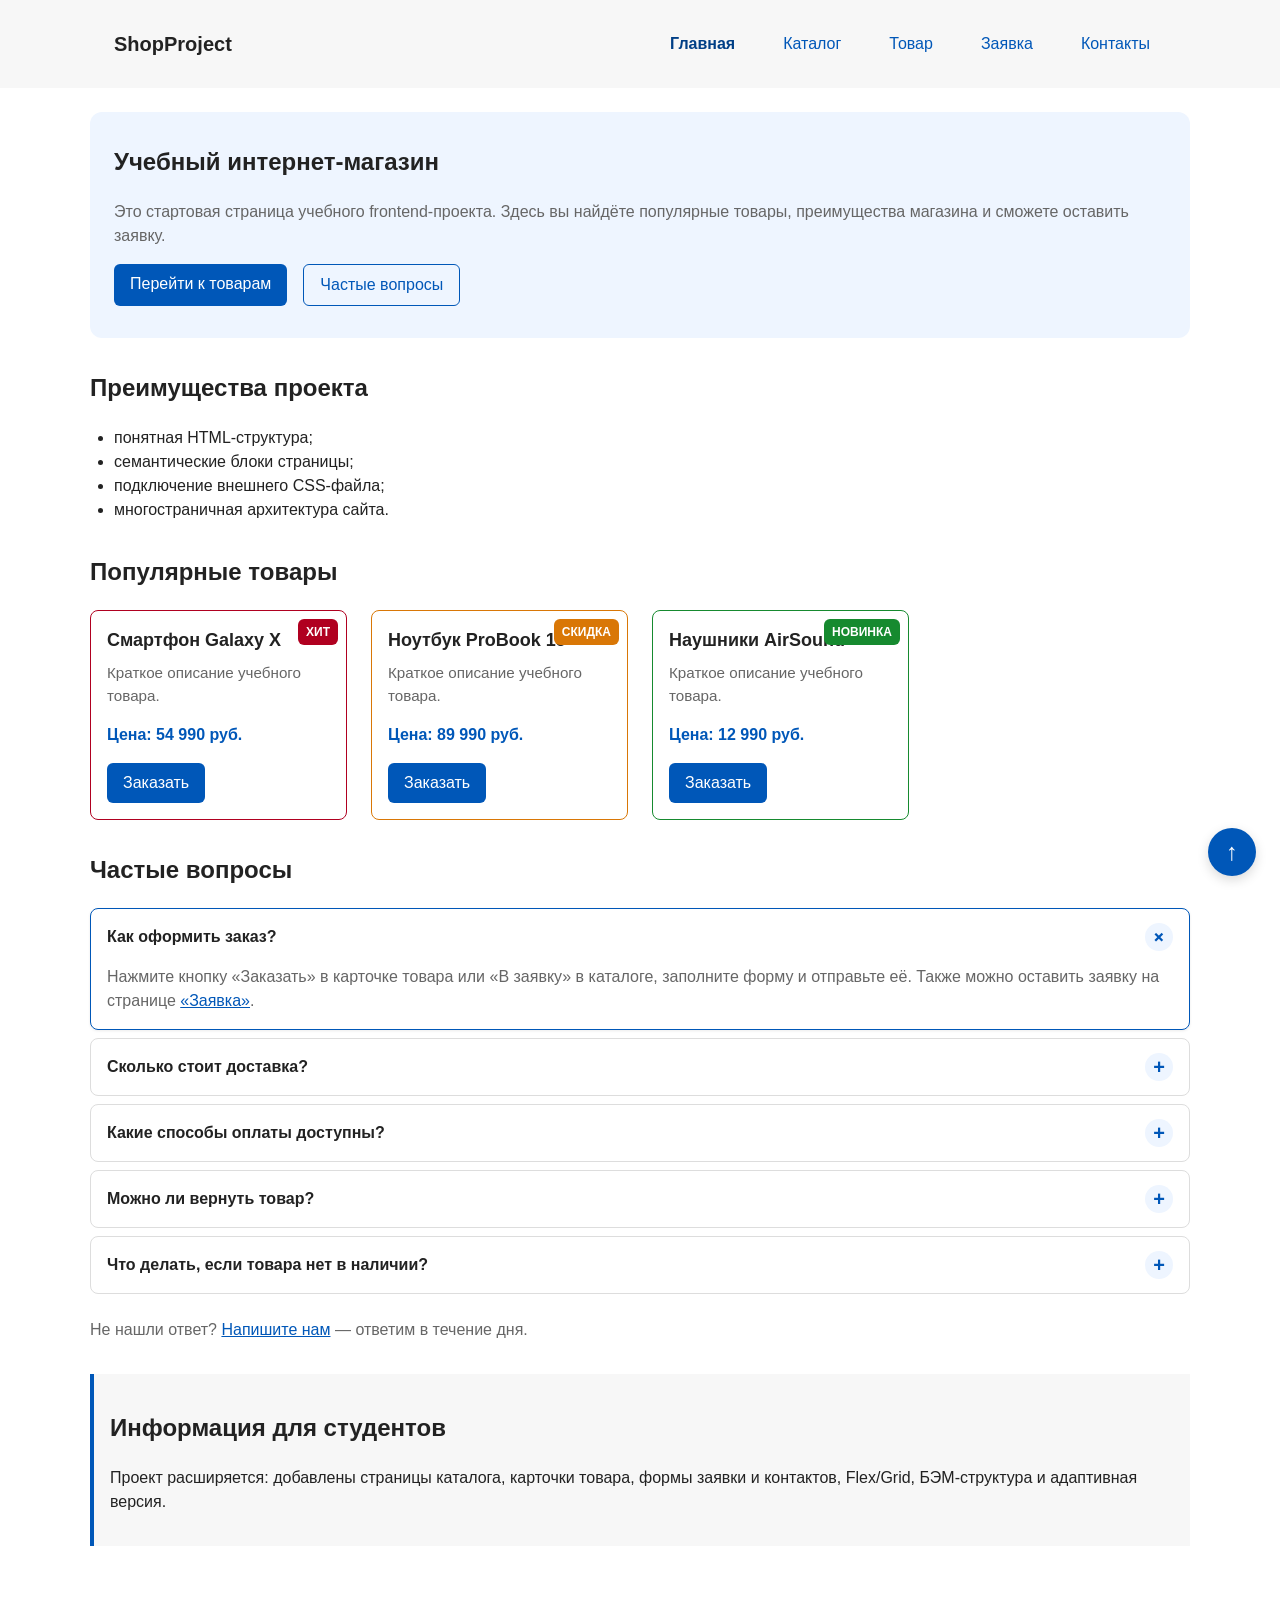
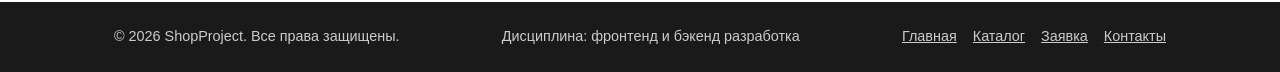
<file: index.html>
<!doctype html>
<html lang="ru">
  <head>
    <meta charset="UTF-8" />
    <meta name="viewport" content="width=device-width, initial-scale=1.0" />
    <title>ShopProject — Учебный интернет-магазин</title>
    <meta
      name="description"
      content="ShopProject — учебный интернет-магазин. Смартфоны, ноутбуки, аксессуары по выгодным ценам."
    />
    <link rel="stylesheet" href="css/style.css?v=2" />
    <script src="js/main.js?v=2" defer></script>
  </head>
  <body>
    <header class="site-header">
      <div class="site-header__inner">
        <a class="site-header__logo" href="index.html">ShopProject</a>
        <nav class="site-nav" aria-label="Основная навигация">
          <ul class="site-nav__list">
            <li class="site-nav__item">
              <a href="index.html" class="site-nav__link site-nav__link--active"
                >Главная</a
              >
            </li>
            <li class="site-nav__item">
              <a href="catalog.html" class="site-nav__link">Каталог</a>
            </li>
            <li class="site-nav__item">
              <a href="product.html" class="site-nav__link">Товар</a>
            </li>
            <li class="site-nav__item">
              <a href="order.html" class="site-nav__link">Заявка</a>
            </li>
            <li class="site-nav__item">
              <a href="contacts.html" class="site-nav__link">Контакты</a>
            </li>
          </ul>
        </nav>
      </div>
    </header>

    <main>
      <!-- HERO -->
      <section class="hero">
        <h1 class="hero__title">Учебный интернет-магазин</h1>
        <p class="hero__text">
          Это стартовая страница учебного frontend-проекта. Здесь вы найдёте
          популярные товары, преимущества магазина и сможете оставить заявку.
        </p>
        <div class="hero__actions">
          <a class="button button--primary" href="#popular">Перейти к товарам</a>
          <a class="button button--outline" href="#faq">Частые вопросы</a>
        </div>
      </section>

      <!-- ПРЕИМУЩЕСТВА (якорь) -->
      <section class="section" id="advantages">
        <h2>Преимущества проекта</h2>
        <ul class="advantages-list">
          <li>понятная HTML-структура;</li>
          <li>семантические блоки страницы;</li>
          <li>подключение внешнего CSS-файла;</li>
          <li>многостраничная архитектура сайта.</li>
        </ul>
      </section>

      <!-- ПОПУЛЯРНЫЕ ТОВАРЫ (якорь) -->
      <section class="section" id="popular">
        <h2>Популярные товары</h2>

        <div class="products-grid">
          <article class="product-card product-card--hit">
            <span class="product-card__badge product-card__badge--hit"
              >Хит</span
            >
            <h3 class="product-card__title">Смартфон Galaxy X</h3>
            <p class="product-card__description">
              Краткое описание учебного товара.
            </p>
            <p class="product-card__price">Цена: 54 990 руб.</p>
            <button
              class="button button--primary product-card__button"
              type="button"
              data-product="Смартфон Galaxy X"
            >
              Заказать
            </button>
          </article>

          <article class="product-card product-card--discount">
            <span class="product-card__badge product-card__badge--discount"
              >Скидка</span
            >
            <h3 class="product-card__title">Ноутбук ProBook 15</h3>
            <p class="product-card__description">
              Краткое описание учебного товара.
            </p>
            <p class="product-card__price">Цена: 89 990 руб.</p>
            <button
              class="button button--primary product-card__button"
              type="button"
              data-product="Ноутбук ProBook 15"
            >
              Заказать
            </button>
          </article>

          <article class="product-card product-card--new">
            <span class="product-card__badge product-card__badge--new"
              >Новинка</span
            >
            <h3 class="product-card__title">Наушники AirSound</h3>
            <p class="product-card__description">
              Краткое описание учебного товара.
            </p>
            <p class="product-card__price">Цена: 12 990 руб.</p>
            <button
              class="button button--primary product-card__button"
              type="button"
              data-product="Наушники AirSound"
            >
              Заказать
            </button>
          </article>
        </div>
      </section>

      <!-- FAQ (якорь) -->
      <section class="section faq" id="faq">
        <h2>Частые вопросы</h2>
        <div class="faq__list">
          <details class="faq__item" name="faq" open>
            <summary class="faq__question">Как оформить заказ?</summary>
            <div class="faq__answer">
              <p>Нажмите кнопку «Заказать» в карточке товара или «В заявку» в каталоге, заполните форму и отправьте её. Также можно оставить заявку на странице <a href="order.html">«Заявка»</a>.</p>
            </div>
          </details>

          <details class="faq__item" name="faq">
            <summary class="faq__question">Сколько стоит доставка?</summary>
            <div class="faq__answer">
              <p>Доставка по городу бесплатна при заказе от 5 000 руб. Для заказов меньшей суммы стоимость доставки — 390 руб. Доставка в другие регионы рассчитывается менеджером.</p>
            </div>
          </details>

          <details class="faq__item" name="faq">
            <summary class="faq__question">Какие способы оплаты доступны?</summary>
            <div class="faq__answer">
              <p>Оплатить заказ можно банковской картой при получении, наличными курьеру или по счёту для юридических лиц.</p>
            </div>
          </details>

          <details class="faq__item" name="faq">
            <summary class="faq__question">Можно ли вернуть товар?</summary>
            <div class="faq__answer">
              <p>Да, в течение 14 дней с момента покупки, если товар не был в употреблении и сохранена упаковка. Для оформления возврата напишите нам через форму на странице <a href="contacts.html">«Контакты»</a>.</p>
            </div>
          </details>

          <details class="faq__item" name="faq">
            <summary class="faq__question">Что делать, если товара нет в наличии?</summary>
            <div class="faq__answer">
              <p>Оставьте заявку с темой «Консультация» — менеджер сообщит дату поступления или предложит похожую модель.</p>
            </div>
          </details>
        </div>
        <p class="faq__more">
          Не нашли ответ? <a href="contacts.html">Напишите нам</a> — ответим в течение дня.
        </p>
      </section>

      <!-- ASIDE -->
      <aside class="aside-info">
        <h2>Информация для студентов</h2>
        <p>
          Проект расширяется: добавлены страницы каталога, карточки товара,
          формы заявки и контактов, Flex/Grid, БЭМ-структура и адаптивная
          версия.
        </p>
      </aside>
    </main>

    <footer id="contacts" class="site-footer">
      <div class="site-footer__inner">
        <p class="site-footer__copy">© 2026 ShopProject. Все права защищены.</p>
        <p class="site-footer__copy">
          Дисциплина: фронтенд и бэкенд разработка
        </p>
        <nav class="site-footer__nav">
          <a href="index.html">Главная</a>
          <a href="catalog.html">Каталог</a>
          <a href="order.html">Заявка</a>
          <a href="contacts.html">Контакты</a>
        </nav>
      </div>
    </footer>

    <!-- МОДАЛЬНОЕ ОКНО -->
    <dialog
      class="order-dialog"
      id="order-dialog"
      aria-labelledby="order-dialog-title"
      aria-describedby="order-dialog-product"
    >
      <button
        class="order-dialog__close"
        type="button"
        data-close-dialog
        aria-label="Закрыть окно"
      >
        ×
      </button>

      <div class="order-dialog__body" id="order-dialog-body">
        <h2 class="order-dialog__title" id="order-dialog-title">
          Оформление заявки
        </h2>
        <p class="order-dialog__product" id="order-dialog-product">
          Товар:
          <strong class="order-dialog__product-name" id="order-dialog-product-name"
            >не выбран</strong
          >
        </p>

        <form
          class="order-form"
          id="order-form"
          action="#"
          method="post"
          novalidate
        >
          <input id="selected-product" name="selected-product" type="hidden" />

          <div class="order-form__field">
            <label class="order-form__label order-form__label--required" for="order-name"
              >Имя</label
            >
            <input
              class="order-form__input"
              id="order-name"
              name="name"
              type="text"
              autocomplete="name"
              minlength="2"
              required
            />
          </div>

          <div class="order-form__field">
            <label class="order-form__label order-form__label--required" for="order-email"
              >E-mail</label
            >
            <input
              class="order-form__input"
              id="order-email"
              name="email"
              type="email"
              autocomplete="email"
              required
            />
          </div>

          <div class="order-form__field">
            <label class="order-form__label order-form__label--required" for="order-phone"
              >Телефон</label
            >
            <input
              class="order-form__input"
              id="order-phone"
              name="phone"
              type="tel"
              inputmode="tel"
              autocomplete="tel"
              placeholder="+7 (900) 000-00-00"
              pattern="^\+7 \(\d{3}\) \d{3}-\d{2}-\d{2}$"
              required
            />
            <small class="order-form__hint">Формат: +7 (900) 000-00-00</small>
          </div>

          <div class="order-form__field">
            <label class="order-form__label order-form__label--required" for="order-topic"
              >Тема заявки</label
            >
            <select
              class="order-form__select"
              id="order-topic"
              name="topic"
              required
            >
              <option value="">Выберите тему</option>
              <option value="product">Заказ товара</option>
              <option value="consultation">Консультация</option>
              <option value="delivery">Доставка</option>
            </select>
          </div>

          <div class="order-form__field">
            <label class="order-form__label" for="order-comment"
              >Комментарий</label
            >
            <textarea
              class="order-form__textarea"
              id="order-comment"
              name="comment"
              rows="3"
            ></textarea>
          </div>

          <div class="order-form__field order-form__field--checkbox">
            <label class="order-form__label">
              <input
                class="order-form__checkbox"
                id="order-agreement"
                name="agreement"
                type="checkbox"
                required
              />
              Я согласен на обработку данных
            </label>
          </div>

          <div class="order-form__actions">
            <button
              class="button button--outline"
              type="button"
              id="close-order-dialog"
              data-close-dialog
            >
              Отмена
            </button>
            <button class="button button--primary" type="submit">
              Отправить заявку
            </button>
          </div>
        </form>
      </div>

      <div class="order-dialog__success" id="order-dialog-success" hidden>
        <p class="order-dialog__success-icon" aria-hidden="true">✓</p>
        <h2 class="order-dialog__title">Заявка отправлена!</h2>
        <p class="order-dialog__success-text">
          Спасибо! Менеджер свяжется с вами в течение рабочего дня.
        </p>
        <button class="button button--primary" type="button" data-close-dialog>
          Готово
        </button>
      </div>
    </dialog>

    <a href="#" class="to-top" aria-label="Наверх">↑</a>
  </body>
</html>
</file>
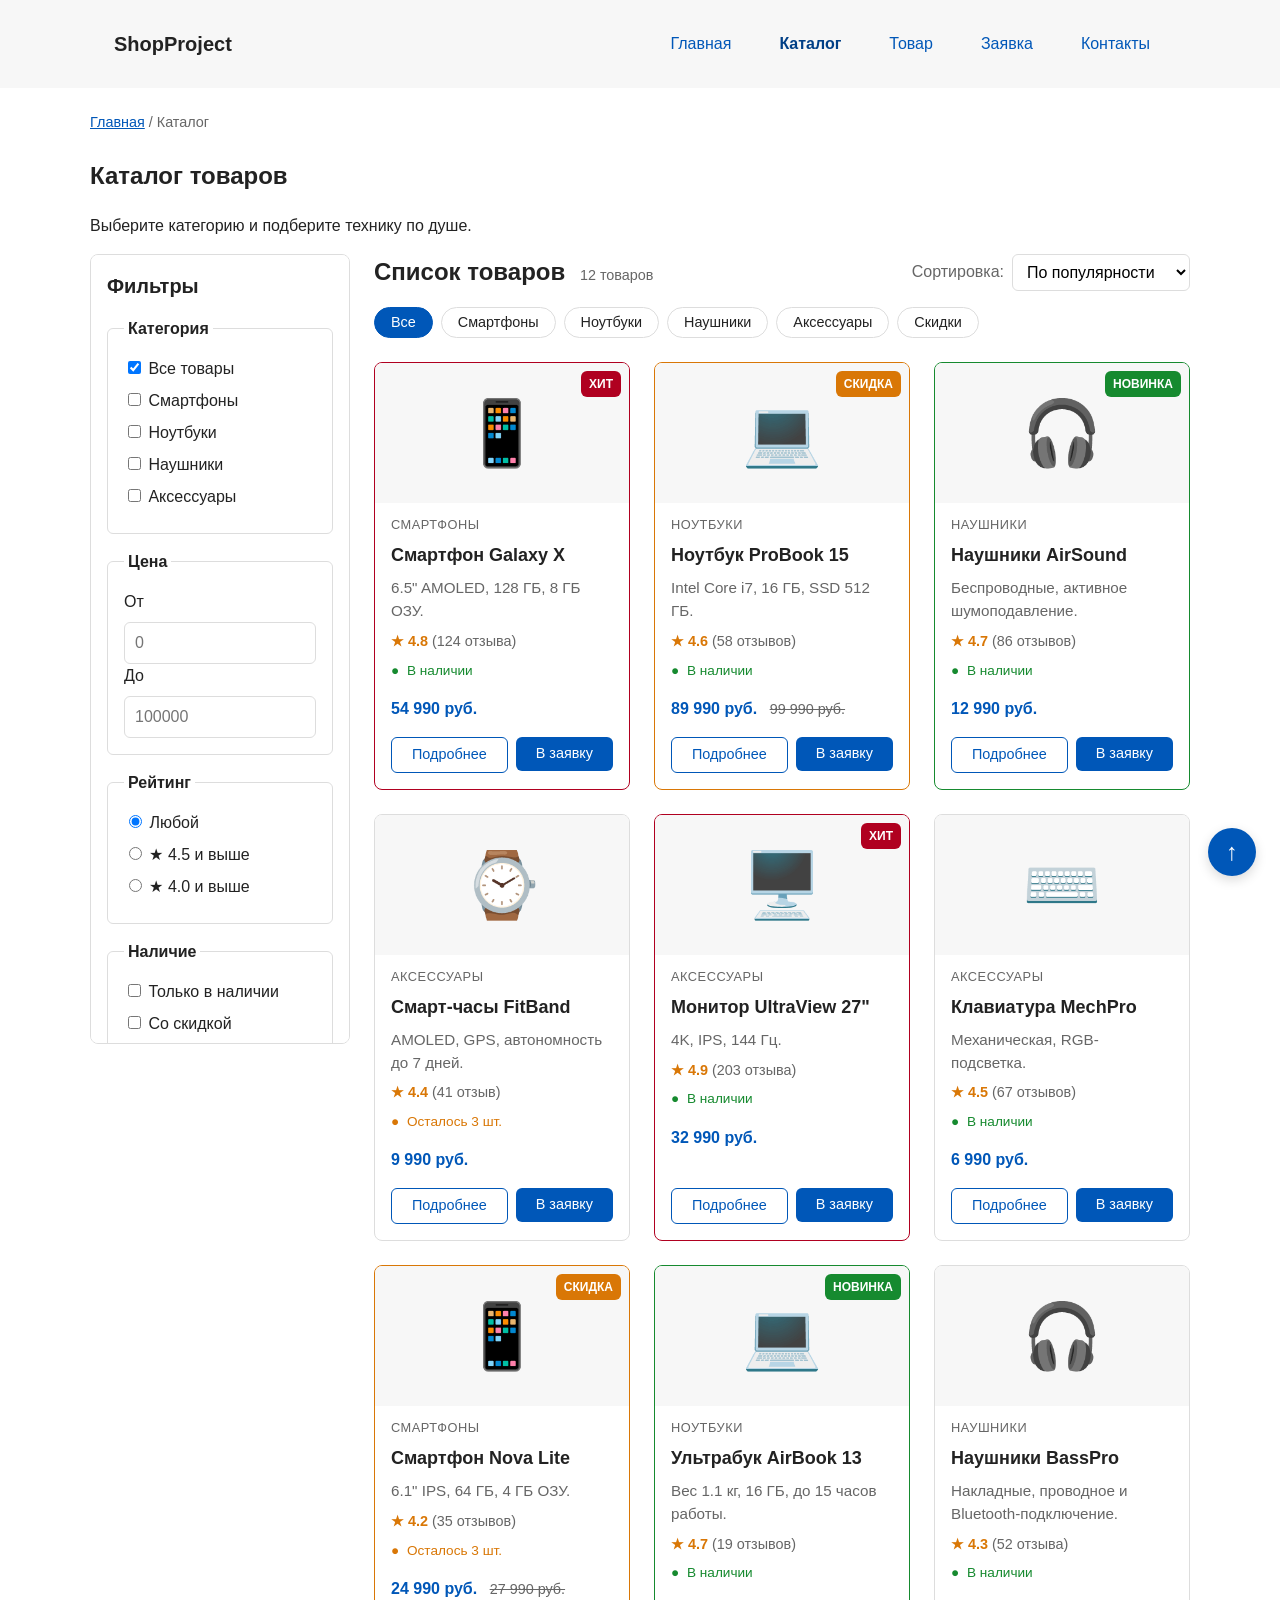
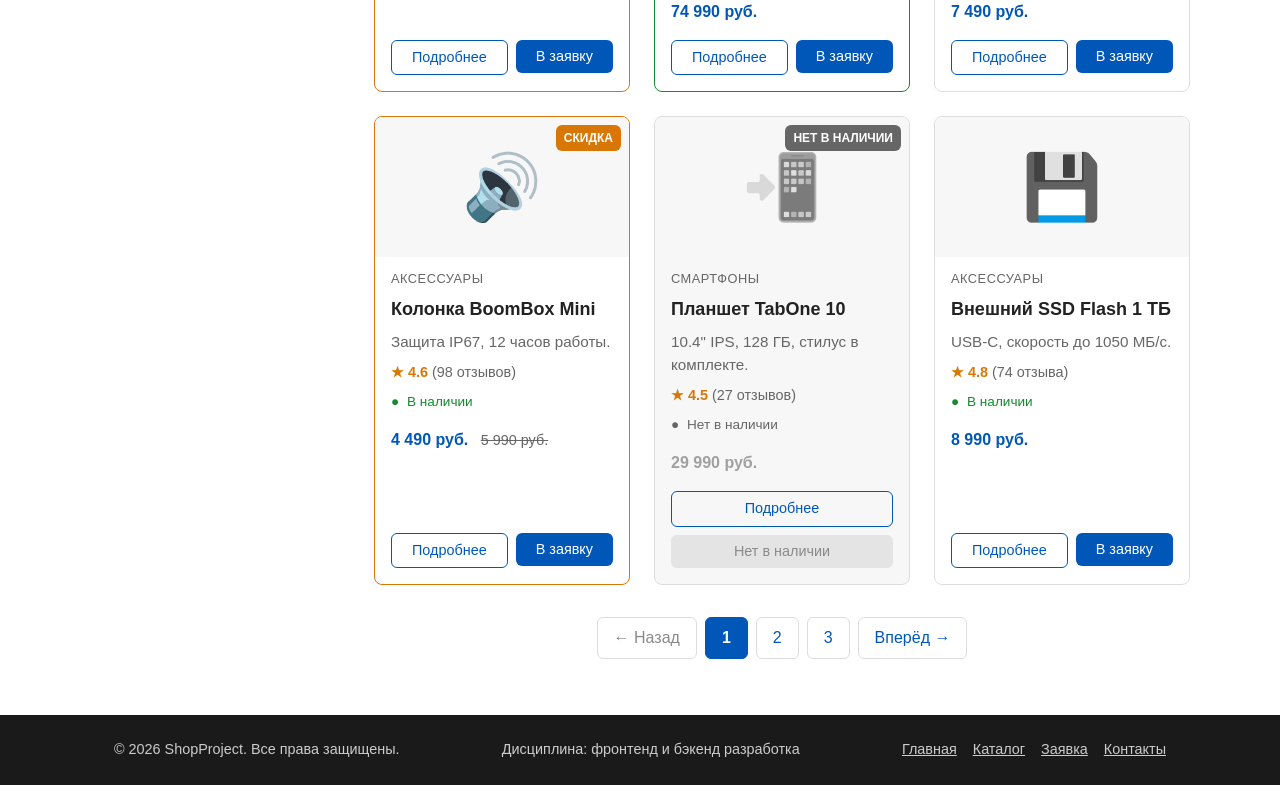
<file: catalog.html>
<!doctype html>
<html lang="ru">
  <head>
    <meta charset="UTF-8" />
    <meta name="viewport" content="width=device-width, initial-scale=1.0" />
    <title>ShopProject — Каталог товаров</title>
    <meta
      name="description"
      content="Каталог товаров ShopProject: смартфоны, ноутбуки, наушники и аксессуары."
    />
    <link rel="stylesheet" href="css/style.css?v=2" />
    <script src="js/main.js?v=2" defer></script>
  </head>
  <body>
    <header class="site-header">
      <div class="site-header__inner">
        <a class="site-header__logo" href="index.html">ShopProject</a>
        <nav class="site-nav" aria-label="Основная навигация">
          <ul class="site-nav__list">
            <li class="site-nav__item">
              <a href="index.html" class="site-nav__link">Главная</a>
            </li>
            <li class="site-nav__item">
              <a
                href="catalog.html"
                class="site-nav__link site-nav__link--active"
                >Каталог</a
              >
            </li>
            <li class="site-nav__item">
              <a href="product.html" class="site-nav__link">Товар</a>
            </li>
            <li class="site-nav__item">
              <a href="order.html" class="site-nav__link">Заявка</a>
            </li>
            <li class="site-nav__item">
              <a href="contacts.html" class="site-nav__link">Контакты</a>
            </li>
          </ul>
        </nav>
      </div>
    </header>

    <main>
      <section class="section">
        <!-- Хлебные крошки -->
        <nav class="breadcrumbs" aria-label="Хлебные крошки">
          <a class="breadcrumbs__link" href="index.html">Главная</a>
          <span class="breadcrumbs__current">Каталог</span>
        </nav>

        <h1>Каталог товаров</h1>
        <p>Выберите категорию и подберите технику по душе.</p>

        <!-- CSS Grid: фильтры + товары -->
        <div class="catalog-layout">
          <!-- ASIDE: Фильтры -->
          <aside class="catalog-filters">
            <h2 class="catalog-filters__title">Фильтры</h2>

            <form class="filters-form" action="#" method="get">
              <fieldset class="filters-form__group">
                <legend class="filters-form__legend">Категория</legend>

                <label class="filters-form__label">
                  <input type="checkbox" name="category" value="all" checked />
                  Все товары
                </label>

                <label class="filters-form__label">
                  <input type="checkbox" name="category" value="smartphones" />
                  Смартфоны
                </label>

                <label class="filters-form__label">
                  <input type="checkbox" name="category" value="laptops" />
                  Ноутбуки
                </label>

                <label class="filters-form__label">
                  <input type="checkbox" name="category" value="headphones" />
                  Наушники
                </label>

                <label class="filters-form__label">
                  <input type="checkbox" name="category" value="accessories" />
                  Аксессуары
                </label>
              </fieldset>

              <fieldset class="filters-form__group">
                <legend class="filters-form__legend">Цена</legend>

                <label class="filters-form__label" for="price-from">От</label>
                <input
                  class="filters-form__input"
                  id="price-from"
                  name="price-from"
                  type="number"
                  min="0"
                  placeholder="0"
                />

                <label class="filters-form__label" for="price-to">До</label>
                <input
                  class="filters-form__input"
                  id="price-to"
                  name="price-to"
                  type="number"
                  min="0"
                  placeholder="100000"
                />
              </fieldset>

              <fieldset class="filters-form__group">
                <legend class="filters-form__legend">Рейтинг</legend>

                <label class="filters-form__label">
                  <input type="radio" name="rating" value="any" checked />
                  Любой
                </label>

                <label class="filters-form__label">
                  <input type="radio" name="rating" value="4.5" />
                  ★ 4.5 и выше
                </label>

                <label class="filters-form__label">
                  <input type="radio" name="rating" value="4" />
                  ★ 4.0 и выше
                </label>
              </fieldset>

              <fieldset class="filters-form__group">
                <legend class="filters-form__legend">Наличие</legend>

                <label class="filters-form__label">
                  <input type="checkbox" name="in-stock" value="1" />
                  Только в наличии
                </label>

                <label class="filters-form__label">
                  <input type="checkbox" name="sale" value="1" />
                  Со скидкой
                </label>
              </fieldset>

              <div class="filters-form__actions">
                <button class="button button--primary" type="submit">
                  Применить
                </button>
                <button class="button button--outline" type="reset">
                  Сбросить
                </button>
              </div>
            </form>
          </aside>

          <!-- Список товаров -->
          <section class="catalog-products">
            <div class="catalog-toolbar">
              <h2 class="catalog-toolbar__title">
                Список товаров
                <span class="catalog-toolbar__count">12 товаров</span>
              </h2>

              <form class="catalog-toolbar__sort" action="#" method="get">
                <label class="catalog-toolbar__label" for="sort">Сортировка:</label>
                <select class="filters-form__input catalog-toolbar__select" id="sort" name="sort">
                  <option value="popular">По популярности</option>
                  <option value="price-asc">Сначала дешевле</option>
                  <option value="price-desc">Сначала дороже</option>
                  <option value="rating">По рейтингу</option>
                  <option value="new">Новинки</option>
                </select>
              </form>
            </div>

            <ul class="catalog-tags" aria-label="Быстрый выбор категории">
              <li><a class="catalog-tags__link catalog-tags__link--active" href="catalog.html" aria-current="page">Все</a></li>
              <li><a class="catalog-tags__link" href="#">Смартфоны</a></li>
              <li><a class="catalog-tags__link" href="#">Ноутбуки</a></li>
              <li><a class="catalog-tags__link" href="#">Наушники</a></li>
              <li><a class="catalog-tags__link" href="#">Аксессуары</a></li>
              <li><a class="catalog-tags__link" href="#">Скидки</a></li>
            </ul>

            <div class="products-grid">
              <article class="product-card product-card--hit">
                <span class="product-card__badge product-card__badge--hit"
                  >Хит</span
                >
                <div class="product-card__image" aria-hidden="true"><span class="product-card__emoji">📱</span></div>
                <p class="product-card__category">Смартфоны</p>
                <h3 class="product-card__title">Смартфон Galaxy X</h3>
                <p class="product-card__description">6.5" AMOLED, 128 ГБ, 8 ГБ ОЗУ.</p>
                <p class="product-card__rating" aria-label="Рейтинг 4.8 из 5">
                  ★ 4.8
                  <span class="product-card__reviews">(124 отзыва)</span>
                </p>
                <p class="product-card__stock product-card__stock--in">
                  В наличии
                </p>
                <p class="product-card__price">
                  54 990 руб.
                </p>
                <div class="product-card__actions">
                  <a class="button button--outline button--small" href="product.html"
                    >Подробнее</a
                  >
                  <button
                    class="button button--primary button--small product-card__button"
                    type="button"
                    data-product='Смартфон Galaxy X'
                  >
                    В заявку
                  </button>
                </div>
              </article>

              <article class="product-card product-card--discount">
                <span class="product-card__badge product-card__badge--discount"
                  >Скидка</span
                >
                <div class="product-card__image" aria-hidden="true"><span class="product-card__emoji">💻</span></div>
                <p class="product-card__category">Ноутбуки</p>
                <h3 class="product-card__title">Ноутбук ProBook 15</h3>
                <p class="product-card__description">Intel Core i7, 16 ГБ, SSD 512 ГБ.</p>
                <p class="product-card__rating" aria-label="Рейтинг 4.6 из 5">
                  ★ 4.6
                  <span class="product-card__reviews">(58 отзывов)</span>
                </p>
                <p class="product-card__stock product-card__stock--in">
                  В наличии
                </p>
                <p class="product-card__price">
                  89 990 руб.
                  <s class="product-card__price-old">99 990 руб.</s>
                </p>
                <div class="product-card__actions">
                  <a class="button button--outline button--small" href="product.html"
                    >Подробнее</a
                  >
                  <button
                    class="button button--primary button--small product-card__button"
                    type="button"
                    data-product='Ноутбук ProBook 15'
                  >
                    В заявку
                  </button>
                </div>
              </article>

              <article class="product-card product-card--new">
                <span class="product-card__badge product-card__badge--new"
                  >Новинка</span
                >
                <div class="product-card__image" aria-hidden="true"><span class="product-card__emoji">🎧</span></div>
                <p class="product-card__category">Наушники</p>
                <h3 class="product-card__title">Наушники AirSound</h3>
                <p class="product-card__description">Беспроводные, активное шумоподавление.</p>
                <p class="product-card__rating" aria-label="Рейтинг 4.7 из 5">
                  ★ 4.7
                  <span class="product-card__reviews">(86 отзывов)</span>
                </p>
                <p class="product-card__stock product-card__stock--in">
                  В наличии
                </p>
                <p class="product-card__price">
                  12 990 руб.
                </p>
                <div class="product-card__actions">
                  <a class="button button--outline button--small" href="product.html"
                    >Подробнее</a
                  >
                  <button
                    class="button button--primary button--small product-card__button"
                    type="button"
                    data-product='Наушники AirSound'
                  >
                    В заявку
                  </button>
                </div>
              </article>

              <article class="product-card">
                <div class="product-card__image" aria-hidden="true"><span class="product-card__emoji">⌚</span></div>
                <p class="product-card__category">Аксессуары</p>
                <h3 class="product-card__title">Смарт-часы FitBand</h3>
                <p class="product-card__description">AMOLED, GPS, автономность до 7 дней.</p>
                <p class="product-card__rating" aria-label="Рейтинг 4.4 из 5">
                  ★ 4.4
                  <span class="product-card__reviews">(41 отзыв)</span>
                </p>
                <p class="product-card__stock product-card__stock--low">
                  Осталось 3 шт.
                </p>
                <p class="product-card__price">
                  9 990 руб.
                </p>
                <div class="product-card__actions">
                  <a class="button button--outline button--small" href="product.html"
                    >Подробнее</a
                  >
                  <button
                    class="button button--primary button--small product-card__button"
                    type="button"
                    data-product='Смарт-часы FitBand'
                  >
                    В заявку
                  </button>
                </div>
              </article>

              <article class="product-card product-card--hit">
                <span class="product-card__badge product-card__badge--hit"
                  >Хит</span
                >
                <div class="product-card__image" aria-hidden="true"><span class="product-card__emoji">🖥️</span></div>
                <p class="product-card__category">Аксессуары</p>
                <h3 class="product-card__title">Монитор UltraView 27"</h3>
                <p class="product-card__description">4K, IPS, 144 Гц.</p>
                <p class="product-card__rating" aria-label="Рейтинг 4.9 из 5">
                  ★ 4.9
                  <span class="product-card__reviews">(203 отзыва)</span>
                </p>
                <p class="product-card__stock product-card__stock--in">
                  В наличии
                </p>
                <p class="product-card__price">
                  32 990 руб.
                </p>
                <div class="product-card__actions">
                  <a class="button button--outline button--small" href="product.html"
                    >Подробнее</a
                  >
                  <button
                    class="button button--primary button--small product-card__button"
                    type="button"
                    data-product='Монитор UltraView 27"'
                  >
                    В заявку
                  </button>
                </div>
              </article>

              <article class="product-card">
                <div class="product-card__image" aria-hidden="true"><span class="product-card__emoji">⌨️</span></div>
                <p class="product-card__category">Аксессуары</p>
                <h3 class="product-card__title">Клавиатура MechPro</h3>
                <p class="product-card__description">Механическая, RGB-подсветка.</p>
                <p class="product-card__rating" aria-label="Рейтинг 4.5 из 5">
                  ★ 4.5
                  <span class="product-card__reviews">(67 отзывов)</span>
                </p>
                <p class="product-card__stock product-card__stock--in">
                  В наличии
                </p>
                <p class="product-card__price">
                  6 990 руб.
                </p>
                <div class="product-card__actions">
                  <a class="button button--outline button--small" href="product.html"
                    >Подробнее</a
                  >
                  <button
                    class="button button--primary button--small product-card__button"
                    type="button"
                    data-product='Клавиатура MechPro'
                  >
                    В заявку
                  </button>
                </div>
              </article>

              <article class="product-card product-card--discount">
                <span class="product-card__badge product-card__badge--discount"
                  >Скидка</span
                >
                <div class="product-card__image" aria-hidden="true"><span class="product-card__emoji">📱</span></div>
                <p class="product-card__category">Смартфоны</p>
                <h3 class="product-card__title">Смартфон Nova Lite</h3>
                <p class="product-card__description">6.1" IPS, 64 ГБ, 4 ГБ ОЗУ.</p>
                <p class="product-card__rating" aria-label="Рейтинг 4.2 из 5">
                  ★ 4.2
                  <span class="product-card__reviews">(35 отзывов)</span>
                </p>
                <p class="product-card__stock product-card__stock--low">
                  Осталось 3 шт.
                </p>
                <p class="product-card__price">
                  24 990 руб.
                  <s class="product-card__price-old">27 990 руб.</s>
                </p>
                <div class="product-card__actions">
                  <a class="button button--outline button--small" href="product.html"
                    >Подробнее</a
                  >
                  <button
                    class="button button--primary button--small product-card__button"
                    type="button"
                    data-product='Смартфон Nova Lite'
                  >
                    В заявку
                  </button>
                </div>
              </article>

              <article class="product-card product-card--new">
                <span class="product-card__badge product-card__badge--new"
                  >Новинка</span
                >
                <div class="product-card__image" aria-hidden="true"><span class="product-card__emoji">💻</span></div>
                <p class="product-card__category">Ноутбуки</p>
                <h3 class="product-card__title">Ультрабук AirBook 13</h3>
                <p class="product-card__description">Вес 1.1 кг, 16 ГБ, до 15 часов работы.</p>
                <p class="product-card__rating" aria-label="Рейтинг 4.7 из 5">
                  ★ 4.7
                  <span class="product-card__reviews">(19 отзывов)</span>
                </p>
                <p class="product-card__stock product-card__stock--in">
                  В наличии
                </p>
                <p class="product-card__price">
                  74 990 руб.
                </p>
                <div class="product-card__actions">
                  <a class="button button--outline button--small" href="product.html"
                    >Подробнее</a
                  >
                  <button
                    class="button button--primary button--small product-card__button"
                    type="button"
                    data-product='Ультрабук AirBook 13'
                  >
                    В заявку
                  </button>
                </div>
              </article>

              <article class="product-card">
                <div class="product-card__image" aria-hidden="true"><span class="product-card__emoji">🎧</span></div>
                <p class="product-card__category">Наушники</p>
                <h3 class="product-card__title">Наушники BassPro</h3>
                <p class="product-card__description">Накладные, проводное и Bluetooth-подключение.</p>
                <p class="product-card__rating" aria-label="Рейтинг 4.3 из 5">
                  ★ 4.3
                  <span class="product-card__reviews">(52 отзыва)</span>
                </p>
                <p class="product-card__stock product-card__stock--in">
                  В наличии
                </p>
                <p class="product-card__price">
                  7 490 руб.
                </p>
                <div class="product-card__actions">
                  <a class="button button--outline button--small" href="product.html"
                    >Подробнее</a
                  >
                  <button
                    class="button button--primary button--small product-card__button"
                    type="button"
                    data-product='Наушники BassPro'
                  >
                    В заявку
                  </button>
                </div>
              </article>

              <article class="product-card product-card--discount">
                <span class="product-card__badge product-card__badge--discount"
                  >Скидка</span
                >
                <div class="product-card__image" aria-hidden="true"><span class="product-card__emoji">🔊</span></div>
                <p class="product-card__category">Аксессуары</p>
                <h3 class="product-card__title">Колонка BoomBox Mini</h3>
                <p class="product-card__description">Защита IP67, 12 часов работы.</p>
                <p class="product-card__rating" aria-label="Рейтинг 4.6 из 5">
                  ★ 4.6
                  <span class="product-card__reviews">(98 отзывов)</span>
                </p>
                <p class="product-card__stock product-card__stock--in">
                  В наличии
                </p>
                <p class="product-card__price">
                  4 490 руб.
                  <s class="product-card__price-old">5 990 руб.</s>
                </p>
                <div class="product-card__actions">
                  <a class="button button--outline button--small" href="product.html"
                    >Подробнее</a
                  >
                  <button
                    class="button button--primary button--small product-card__button"
                    type="button"
                    data-product='Колонка BoomBox Mini'
                  >
                    В заявку
                  </button>
                </div>
              </article>

              <article class="product-card product-card--sold-out">
                <span class="product-card__badge product-card__badge--sold-out"
                  >Нет в наличии</span
                >
                <div class="product-card__image" aria-hidden="true"><span class="product-card__emoji">📲</span></div>
                <p class="product-card__category">Смартфоны</p>
                <h3 class="product-card__title">Планшет TabOne 10</h3>
                <p class="product-card__description">10.4" IPS, 128 ГБ, стилус в комплекте.</p>
                <p class="product-card__rating" aria-label="Рейтинг 4.5 из 5">
                  ★ 4.5
                  <span class="product-card__reviews">(27 отзывов)</span>
                </p>
                <p class="product-card__stock product-card__stock--out">
                  Нет в наличии
                </p>
                <p class="product-card__price">
                  29 990 руб.
                </p>
                <div class="product-card__actions">
                  <a class="button button--outline button--small" href="product.html"
                    >Подробнее</a
                  >
                  <button
                    class="button button--primary button--small product-card__button"
                    type="button"
                    disabled
                  >
                    Нет в наличии
                  </button>
                </div>
              </article>

              <article class="product-card">
                <div class="product-card__image" aria-hidden="true"><span class="product-card__emoji">💾</span></div>
                <p class="product-card__category">Аксессуары</p>
                <h3 class="product-card__title">Внешний SSD Flash 1 ТБ</h3>
                <p class="product-card__description">USB-C, скорость до 1050 МБ/с.</p>
                <p class="product-card__rating" aria-label="Рейтинг 4.8 из 5">
                  ★ 4.8
                  <span class="product-card__reviews">(74 отзыва)</span>
                </p>
                <p class="product-card__stock product-card__stock--in">
                  В наличии
                </p>
                <p class="product-card__price">
                  8 990 руб.
                </p>
                <div class="product-card__actions">
                  <a class="button button--outline button--small" href="product.html"
                    >Подробнее</a
                  >
                  <button
                    class="button button--primary button--small product-card__button"
                    type="button"
                    data-product='Внешний SSD Flash 1 ТБ'
                  >
                    В заявку
                  </button>
                </div>
              </article>
            </div>

            <nav class="pagination" aria-label="Страницы каталога">
              <span class="pagination__link pagination__link--disabled" aria-disabled="true">← Назад</span>
              <a class="pagination__link pagination__link--current" href="catalog.html" aria-current="page">1</a>
              <a class="pagination__link" href="#">2</a>
              <a class="pagination__link" href="#">3</a>
              <a class="pagination__link" href="#">Вперёд →</a>
            </nav>
          </section>
        </div>
      </section>
    </main>

    <footer class="site-footer">
      <div class="site-footer__inner">
        <p class="site-footer__copy">© 2026 ShopProject. Все права защищены.</p>
        <p class="site-footer__copy">
          Дисциплина: фронтенд и бэкенд разработка
        </p>
        <nav class="site-footer__nav">
          <a href="index.html">Главная</a>
          <a href="catalog.html">Каталог</a>
          <a href="order.html">Заявка</a>
          <a href="contacts.html">Контакты</a>
        </nav>
      </div>
    </footer>

    <!-- МОДАЛЬНОЕ ОКНО -->
    <dialog
      class="order-dialog"
      id="order-dialog"
      aria-labelledby="order-dialog-title"
      aria-describedby="order-dialog-product"
    >
      <button
        class="order-dialog__close"
        type="button"
        data-close-dialog
        aria-label="Закрыть окно"
      >
        ×
      </button>

      <div class="order-dialog__body" id="order-dialog-body">
        <h2 class="order-dialog__title" id="order-dialog-title">
          Оформление заявки
        </h2>
        <p class="order-dialog__product" id="order-dialog-product">
          Товар:
          <strong class="order-dialog__product-name" id="order-dialog-product-name"
            >не выбран</strong
          >
        </p>

        <form
          class="order-form"
          id="order-form"
          action="#"
          method="post"
          novalidate
        >
          <input id="selected-product" name="selected-product" type="hidden" />

          <div class="order-form__field">
            <label class="order-form__label order-form__label--required" for="order-name"
              >Имя</label
            >
            <input
              class="order-form__input"
              id="order-name"
              name="name"
              type="text"
              autocomplete="name"
              minlength="2"
              required
            />
          </div>

          <div class="order-form__field">
            <label class="order-form__label order-form__label--required" for="order-email"
              >E-mail</label
            >
            <input
              class="order-form__input"
              id="order-email"
              name="email"
              type="email"
              autocomplete="email"
              required
            />
          </div>

          <div class="order-form__field">
            <label class="order-form__label order-form__label--required" for="order-phone"
              >Телефон</label
            >
            <input
              class="order-form__input"
              id="order-phone"
              name="phone"
              type="tel"
              inputmode="tel"
              autocomplete="tel"
              placeholder="+7 (900) 000-00-00"
              pattern="^\+7 \(\d{3}\) \d{3}-\d{2}-\d{2}$"
              required
            />
            <small class="order-form__hint">Формат: +7 (900) 000-00-00</small>
          </div>

          <div class="order-form__field">
            <label class="order-form__label order-form__label--required" for="order-topic"
              >Тема заявки</label
            >
            <select
              class="order-form__select"
              id="order-topic"
              name="topic"
              required
            >
              <option value="">Выберите тему</option>
              <option value="product">Заказ товара</option>
              <option value="consultation">Консультация</option>
              <option value="delivery">Доставка</option>
            </select>
          </div>

          <div class="order-form__field">
            <label class="order-form__label" for="order-comment"
              >Комментарий</label
            >
            <textarea
              class="order-form__textarea"
              id="order-comment"
              name="comment"
              rows="3"
            ></textarea>
          </div>

          <div class="order-form__field order-form__field--checkbox">
            <label class="order-form__label">
              <input
                class="order-form__checkbox"
                id="order-agreement"
                name="agreement"
                type="checkbox"
                required
              />
              Я согласен на обработку данных
            </label>
          </div>

          <div class="order-form__actions">
            <button
              class="button button--outline"
              type="button"
              id="close-order-dialog"
              data-close-dialog
            >
              Отмена
            </button>
            <button class="button button--primary" type="submit">
              Отправить заявку
            </button>
          </div>
        </form>
      </div>

      <div class="order-dialog__success" id="order-dialog-success" hidden>
        <p class="order-dialog__success-icon" aria-hidden="true">✓</p>
        <h2 class="order-dialog__title">Заявка отправлена!</h2>
        <p class="order-dialog__success-text">
          Спасибо! Менеджер свяжется с вами в течение рабочего дня.
        </p>
        <button class="button button--primary" type="button" data-close-dialog>
          Готово
        </button>
      </div>
    </dialog>

    <a href="#" class="to-top" aria-label="Наверх">↑</a>
  </body>
</html>
</file>
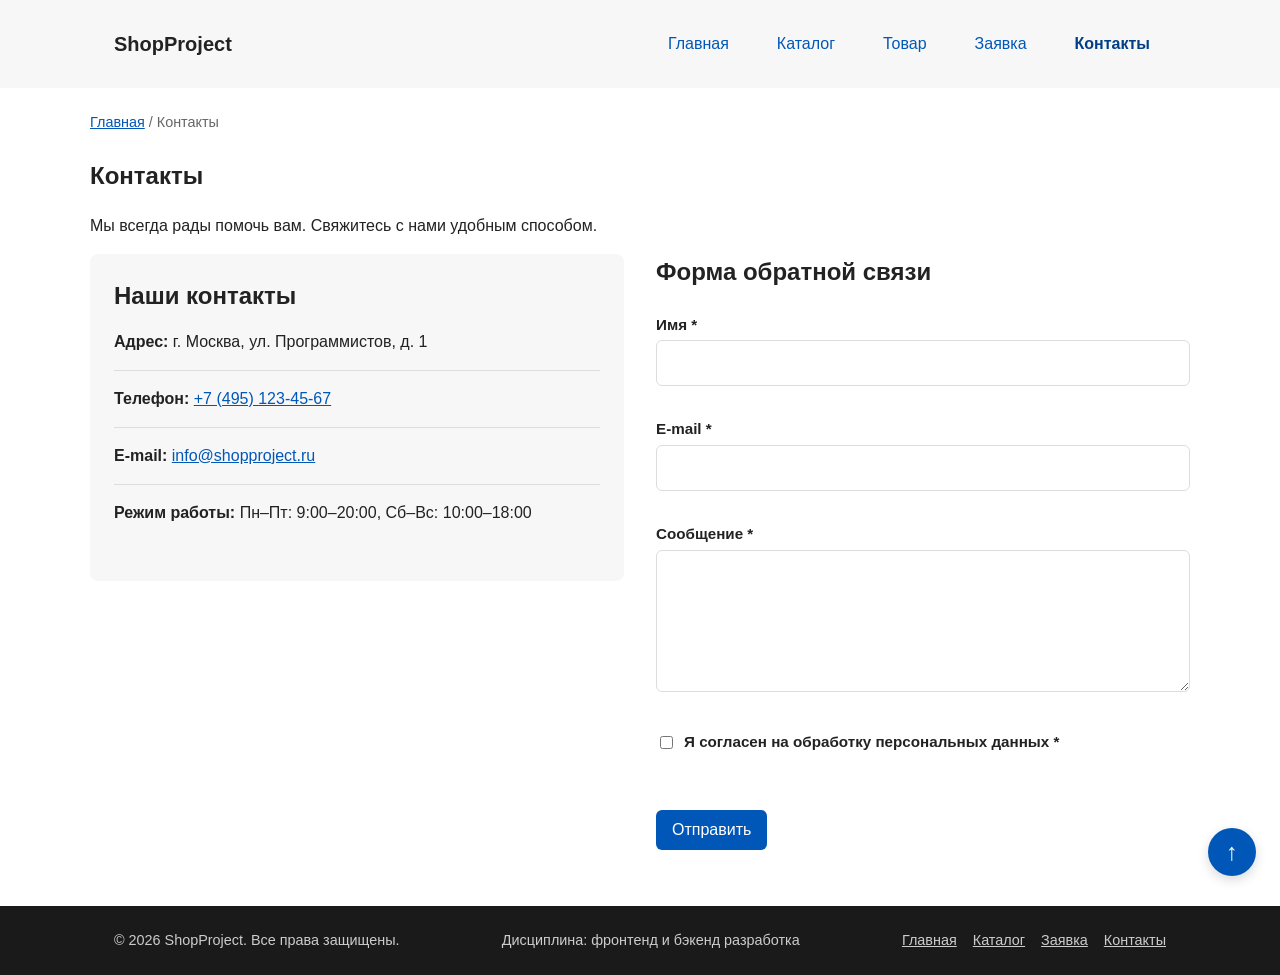
<file: contacts.html>
<!doctype html>
<html lang="ru">
  <head>
    <meta charset="UTF-8" />
    <meta name="viewport" content="width=device-width, initial-scale=1.0" />
    <title>ShopProject — Контакты</title>
    <meta
      name="description"
      content="Контактная информация ShopProject: адрес, телефон, email и форма обратной связи."
    />
    <link rel="stylesheet" href="css/style.css?v=2" />
    <script src="js/main.js?v=2" defer></script>
  </head>
  <body>
    <header class="site-header">
      <div class="site-header__inner">
        <a class="site-header__logo" href="index.html">ShopProject</a>
        <nav class="site-nav" aria-label="Основная навигация">
          <ul class="site-nav__list">
            <li class="site-nav__item">
              <a href="index.html" class="site-nav__link">Главная</a>
            </li>
            <li class="site-nav__item">
              <a href="catalog.html" class="site-nav__link">Каталог</a>
            </li>
            <li class="site-nav__item">
              <a href="product.html" class="site-nav__link">Товар</a>
            </li>
            <li class="site-nav__item">
              <a href="order.html" class="site-nav__link">Заявка</a>
            </li>
            <li class="site-nav__item">
              <a
                href="contacts.html"
                class="site-nav__link site-nav__link--active"
                >Контакты</a
              >
            </li>
          </ul>
        </nav>
      </div>
    </header>

    <main>
      <section class="section">
        <!-- Хлебные крошки -->
        <nav class="breadcrumbs" aria-label="Хлебные крошки">
          <a class="breadcrumbs__link" href="index.html">Главная</a>
          <span class="breadcrumbs__current">Контакты</span>
        </nav>

        <h1>Контакты</h1>
        <p>Мы всегда рады помочь вам. Свяжитесь с нами удобным способом.</p>

        <div class="contacts-layout">
          <aside class="contacts-info">
            <h2 class="contacts-info__title">Наши контакты</h2>
            <ul class="contacts-info__list">
              <li class="contacts-info__item">
                <strong>Адрес:</strong> г. Москва, ул. Программистов, д. 1
              </li>
              <li class="contacts-info__item">
                <strong>Телефон:</strong>
                <a href="tel:+74951234567">+7 (495) 123-45-67</a>
              </li>
              <li class="contacts-info__item">
                <strong>E-mail:</strong>
                <a href="mailto:info@shopproject.ru">info@shopproject.ru</a>
              </li>
              <li class="contacts-info__item">
                <strong>Режим работы:</strong> Пн–Пт: 9:00–20:00, Сб–Вс:
                10:00–18:00
              </li>
            </ul>
          </aside>

          <form
            class="order-form order-form--page"
            id="feedback-form"
            action="#"
            method="post"
            novalidate
          >
            <h2 class="order-form__title">Форма обратной связи</h2>

            <div class="order-form__field">
              <label class="order-form__label" for="c-name">Имя *</label>
              <input
                class="order-form__input"
                id="c-name"
                name="name"
                type="text"
                minlength="2"
                required
              />
            </div>

            <div class="order-form__field">
              <label class="order-form__label" for="c-email">E-mail *</label>
              <input
                class="order-form__input"
                id="c-email"
                name="email"
                type="email"
                required
              />
            </div>

            <div class="order-form__field">
              <label class="order-form__label" for="c-message"
                >Сообщение *</label
              >
              <textarea
                class="order-form__textarea"
                id="c-message"
                name="message"
                rows="5"
                required
              ></textarea>
            </div>

            <div class="order-form__field order-form__field--checkbox">
              <label class="order-form__label">
                <input
                  class="order-form__checkbox"
                  id="c-agreement"
                  name="agreement"
                  type="checkbox"
                  required
                />
                Я согласен на обработку персональных данных *
              </label>
            </div>

            <div class="order-form__actions">
              <button class="button button--primary" type="submit">
                Отправить
              </button>
            </div>
          </form>
        </div>

        <p class="success-message" id="success-message-contacts" hidden>
          Сообщение успешно отправлено!
        </p>
      </section>
    </main>

    <footer class="site-footer">
      <div class="site-footer__inner">
        <p class="site-footer__copy">© 2026 ShopProject. Все права защищены.</p>
        <p class="site-footer__copy">
          Дисциплина: фронтенд и бэкенд разработка
        </p>
        <nav class="site-footer__nav">
          <a href="index.html">Главная</a>
          <a href="catalog.html">Каталог</a>
          <a href="order.html">Заявка</a>
          <a href="contacts.html">Контакты</a>
        </nav>
      </div>
    </footer>

    <script>
      // Обработка формы обратной связи
      (function () {
        const form = document.getElementById("feedback-form");
        const success = document.getElementById("success-message-contacts");
        if (!form) return;

        form.addEventListener("submit", function (event) {
          event.preventDefault();
          const elements = Array.from(form.elements);

          elements.forEach(function (el) {
            if (el.willValidate) el.removeAttribute("aria-invalid");
          });

          if (!form.checkValidity()) {
            elements.forEach(function (el) {
              if (el.willValidate && !el.checkValidity()) {
                el.setAttribute("aria-invalid", "true");
              }
            });
            form.reportValidity();
            return;
          }

          success.hidden = false;
          form.reset();
        });
      })();
    </script>

    <a href="#" class="to-top" aria-label="Наверх">↑</a>
  </body>
</html>
</file>
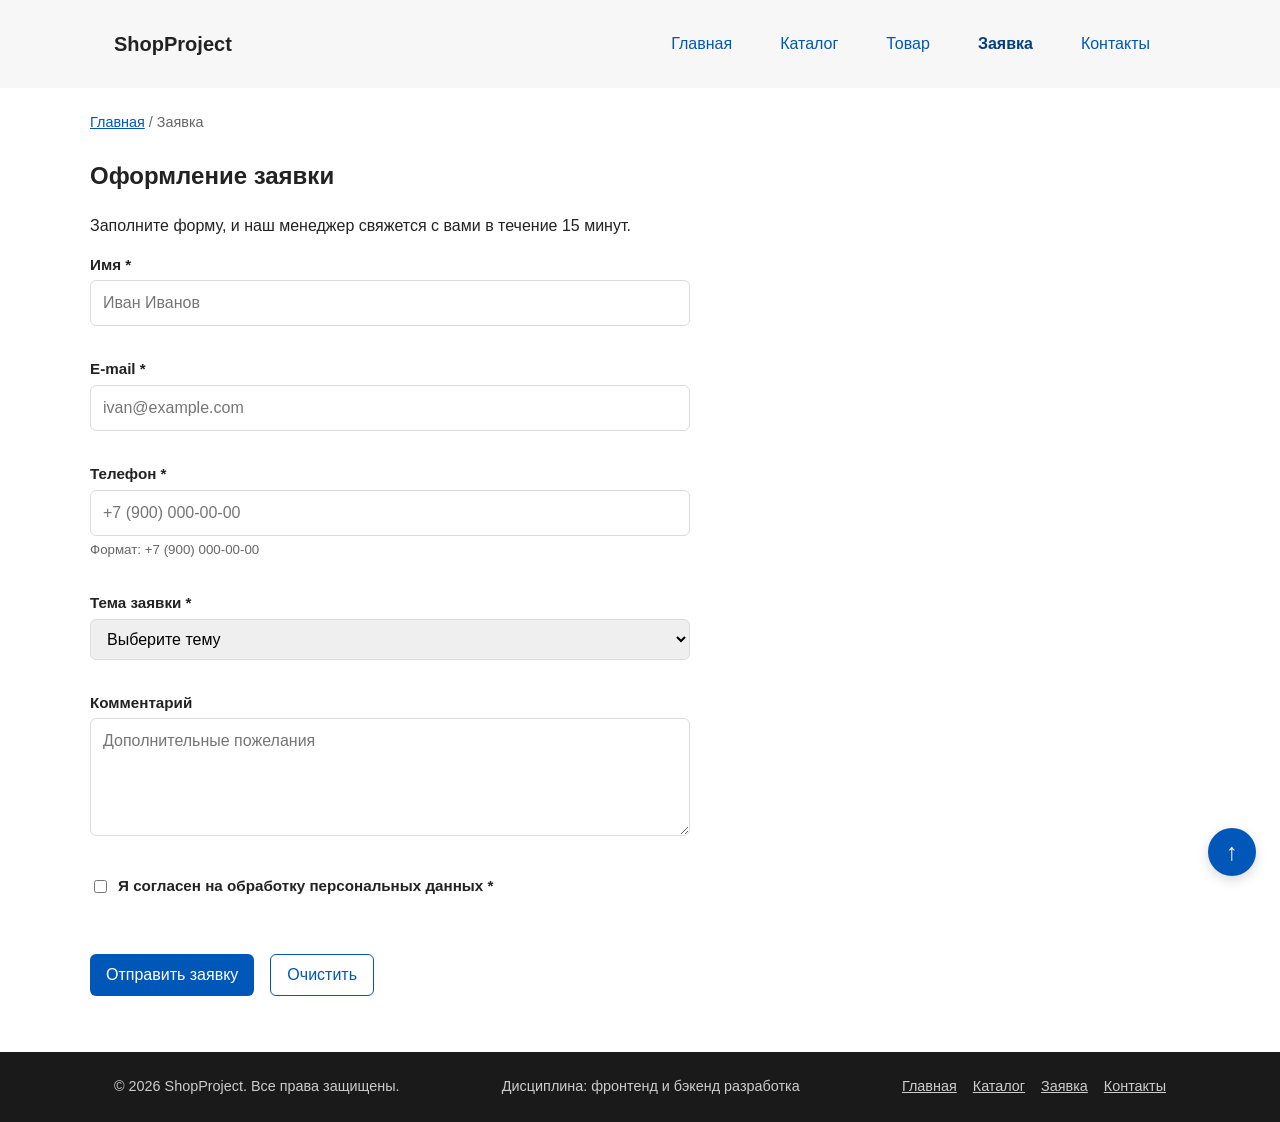
<file: order.html>
<!doctype html>
<html lang="ru">
  <head>
    <meta charset="UTF-8" />
    <meta name="viewport" content="width=device-width, initial-scale=1.0" />
    <title>ShopProject — Оформление заявки</title>
    <meta
      name="description"
      content="Оставьте заявку в ShopProject. Быстрая обработка и обратный звонок."
    />
    <link rel="stylesheet" href="css/style.css?v=2" />
    <script src="js/main.js?v=2" defer></script>
  </head>
  <body>
    <header class="site-header">
      <div class="site-header__inner">
        <a class="site-header__logo" href="index.html">ShopProject</a>
        <nav class="site-nav" aria-label="Основная навигация">
          <ul class="site-nav__list">
            <li class="site-nav__item">
              <a href="index.html" class="site-nav__link">Главная</a>
            </li>
            <li class="site-nav__item">
              <a href="catalog.html" class="site-nav__link">Каталог</a>
            </li>
            <li class="site-nav__item">
              <a href="product.html" class="site-nav__link">Товар</a>
            </li>
            <li class="site-nav__item">
              <a href="order.html" class="site-nav__link site-nav__link--active"
                >Заявка</a
              >
            </li>
            <li class="site-nav__item">
              <a href="contacts.html" class="site-nav__link">Контакты</a>
            </li>
          </ul>
        </nav>
      </div>
    </header>

    <main>
      <section class="section">
        <!-- Хлебные крошки -->
        <nav class="breadcrumbs" aria-label="Хлебные крошки">
          <a class="breadcrumbs__link" href="index.html">Главная</a>
          <span class="breadcrumbs__current">Заявка</span>
        </nav>

        <h1>Оформление заявки</h1>
        <p>
          Заполните форму, и наш менеджер свяжется с вами в течение 15 минут.
        </p>

        <form
          class="order-form order-form--page"
          id="order-form-page"
          action="#"
          method="post"
          novalidate
        >
          <div class="order-form__field">
            <label class="order-form__label" for="page-name">Имя *</label>
            <input
              class="order-form__input"
              id="page-name"
              name="name"
              type="text"
              placeholder="Иван Иванов"
              minlength="2"
              required
            />
          </div>

          <div class="order-form__field">
            <label class="order-form__label" for="page-email">E-mail *</label>
            <input
              class="order-form__input"
              id="page-email"
              name="email"
              type="email"
              placeholder="ivan@example.com"
              required
            />
          </div>

          <div class="order-form__field">
            <label class="order-form__label" for="page-phone">Телефон *</label>
            <input
              class="order-form__input"
              id="page-phone"
              name="phone"
              type="tel"
              inputmode="tel"
              placeholder="+7 (900) 000-00-00"
              pattern="^\+7 \(\d{3}\) \d{3}-\d{2}-\d{2}$"
              required
            />
            <small class="order-form__hint">Формат: +7 (900) 000-00-00</small>
          </div>

          <div class="order-form__field">
            <label class="order-form__label" for="page-topic"
              >Тема заявки *</label
            >
            <select
              class="order-form__select"
              id="page-topic"
              name="topic"
              required
            >
              <option value="">Выберите тему</option>
              <option value="product">Заказ товара</option>
              <option value="consultation">Консультация</option>
              <option value="delivery">Доставка</option>
            </select>
          </div>

          <div class="order-form__field">
            <label class="order-form__label" for="page-comment"
              >Комментарий</label
            >
            <textarea
              class="order-form__textarea"
              id="page-comment"
              name="comment"
              rows="4"
              placeholder="Дополнительные пожелания"
            ></textarea>
          </div>

          <div class="order-form__field order-form__field--checkbox">
            <label class="order-form__label">
              <input
                class="order-form__checkbox"
                id="page-agreement"
                name="agreement"
                type="checkbox"
                required
              />
              Я согласен на обработку персональных данных *
            </label>
          </div>

          <div class="order-form__actions">
            <button class="button button--primary" type="submit">
              Отправить заявку
            </button>
            <button class="button button--outline" type="reset">
              Очистить
            </button>
          </div>
        </form>

        <p class="success-message" id="success-message-page" hidden>
          Форма успешно отправлена!
        </p>
      </section>
    </main>

    <footer class="site-footer">
      <div class="site-footer__inner">
        <p class="site-footer__copy">© 2026 ShopProject. Все права защищены.</p>
        <p class="site-footer__copy">
          Дисциплина: фронтенд и бэкенд разработка
        </p>
        <nav class="site-footer__nav">
          <a href="index.html">Главная</a>
          <a href="catalog.html">Каталог</a>
          <a href="order.html">Заявка</a>
          <a href="contacts.html">Контакты</a>
        </nav>
      </div>
    </footer>

    <script>
      // Обработка формы на странице order.html
      (function () {
        const form = document.getElementById("order-form-page");
        const success = document.getElementById("success-message-page");
        if (!form) return;

        form.addEventListener("submit", function (event) {
          event.preventDefault();
          const elements = Array.from(form.elements);

          elements.forEach(function (el) {
            if (el.willValidate) el.removeAttribute("aria-invalid");
          });

          if (!form.checkValidity()) {
            elements.forEach(function (el) {
              if (el.willValidate && !el.checkValidity()) {
                el.setAttribute("aria-invalid", "true");
              }
            });
            form.reportValidity();
            return;
          }

          success.hidden = false;
          form.reset();
        });
      })();
    </script>

    <a href="#" class="to-top" aria-label="Наверх">↑</a>
  </body>
</html>
</file>
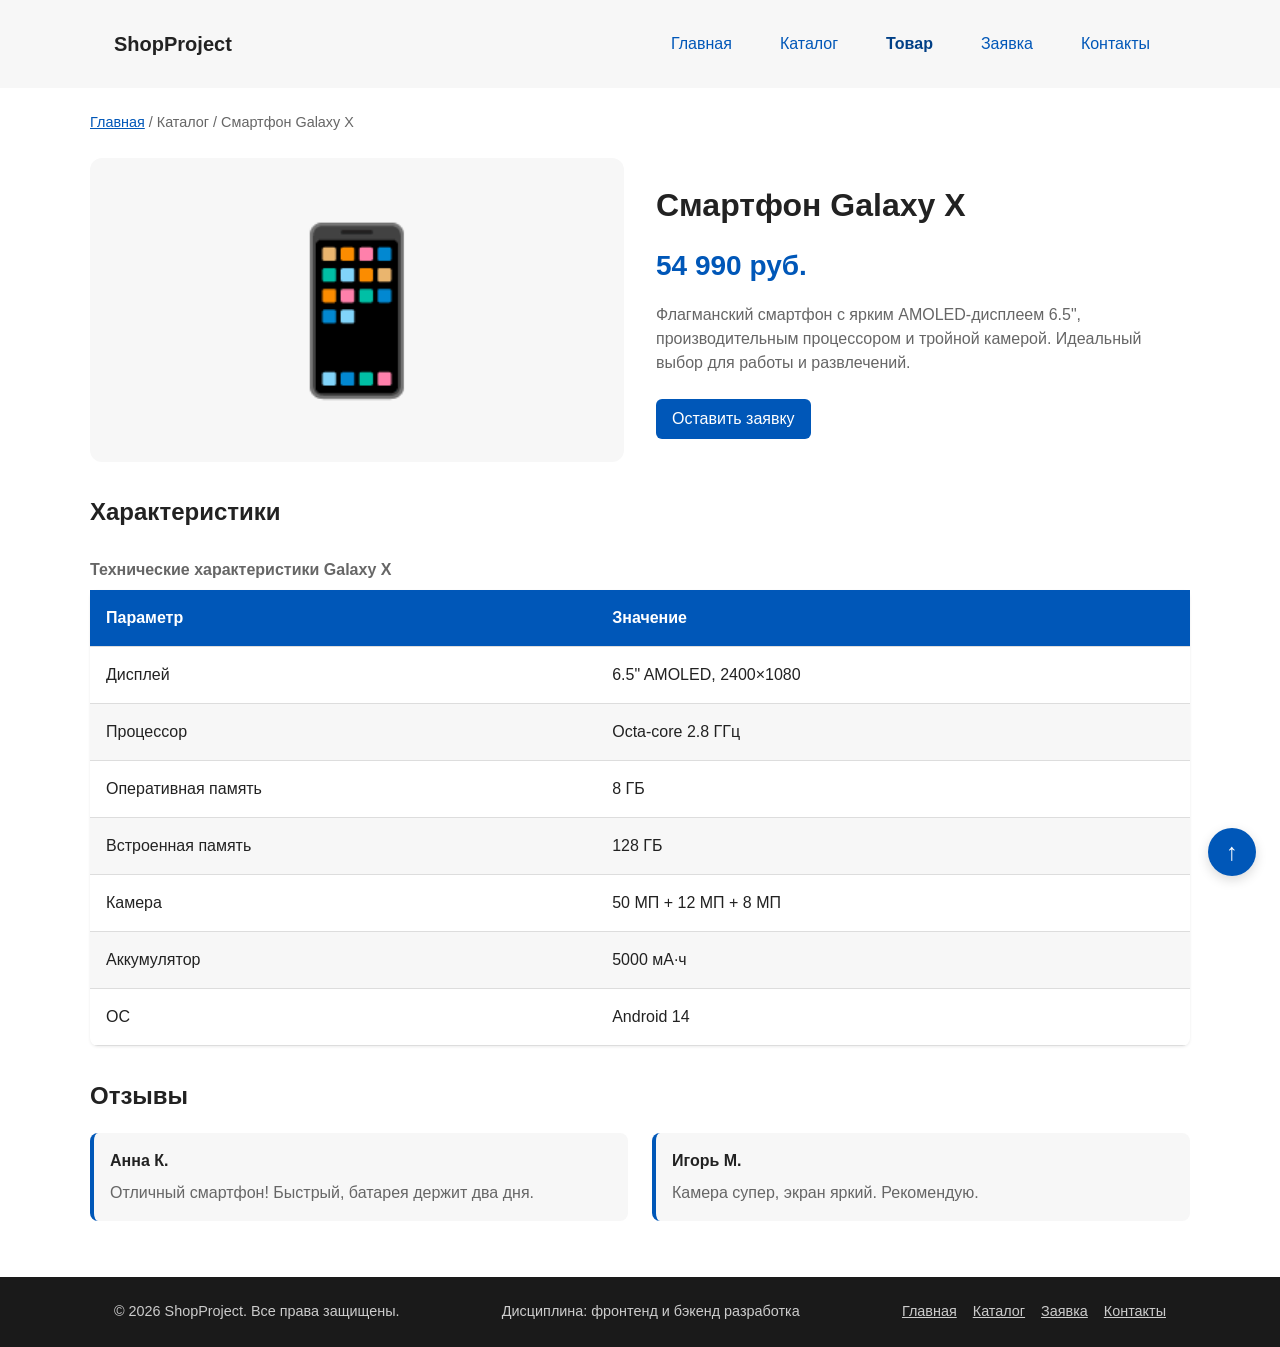
<file: product.html>
<!doctype html>
<html lang="ru">
  <head>
    <meta charset="UTF-8" />
    <meta name="viewport" content="width=device-width, initial-scale=1.0" />
    <title>ShopProject — Смартфон Galaxy X</title>
    <meta
      name="description"
      content="Смартфон Galaxy X: 6.5 AMOLED, 128 ГБ, 8 ГБ ОЗУ. Характеристики, цена, заказ."
    />
    <link rel="stylesheet" href="css/style.css?v=2" />
    <script src="js/main.js?v=2" defer></script>
  </head>
  <body>
    <header class="site-header">
      <div class="site-header__inner">
        <a class="site-header__logo" href="index.html">ShopProject</a>
        <nav class="site-nav" aria-label="Основная навигация">
          <ul class="site-nav__list">
            <li class="site-nav__item">
              <a href="index.html" class="site-nav__link">Главная</a>
            </li>
            <li class="site-nav__item">
              <a href="catalog.html" class="site-nav__link">Каталог</a>
            </li>
            <li class="site-nav__item">
              <a
                href="product.html"
                class="site-nav__link site-nav__link--active"
                >Товар</a
              >
            </li>
            <li class="site-nav__item">
              <a href="order.html" class="site-nav__link">Заявка</a>
            </li>
            <li class="site-nav__item">
              <a href="contacts.html" class="site-nav__link">Контакты</a>
            </li>
          </ul>
        </nav>
      </div>
    </header>

    <main>
      <section class="section">
        <!-- Хлебные крошки -->
        <nav class="breadcrumbs" aria-label="Хлебные крошки">
          <a class="breadcrumbs__link" href="index.html">Главная</a>
          <span class="breadcrumbs__current">Каталог</span>
          <span class="breadcrumbs__current">Смартфон Galaxy X</span>
        </nav>

        <div class="product-detail">
          <div class="product-detail__image" aria-hidden="true">📱</div>
          <div class="product-detail__info">
            <h1 class="product-detail__title">Смартфон Galaxy X</h1>
            <p class="product-detail__price">54 990 руб.</p>
            <p class="product-detail__description">
              Флагманский смартфон с ярким AMOLED-дисплеем 6.5",
              производительным процессором и тройной камерой. Идеальный выбор
              для работы и развлечений.
            </p>
            <button
              class="button button--primary product-card__button"
              type="button"
              data-product="Смартфон Galaxy X"
            >
              Оставить заявку
            </button>
          </div>
        </div>

        <!-- ТАБЛИЦА ХАРАКТЕРИСТИК -->
        <h2>Характеристики</h2>
        <table class="specs-table">
          <caption>
            Технические характеристики Galaxy X
          </caption>
          <thead>
            <tr>
              <th scope="col">Параметр</th>
              <th scope="col">Значение</th>
            </tr>
          </thead>
          <tbody>
            <tr>
              <td>Дисплей</td>
              <td>6.5" AMOLED, 2400×1080</td>
            </tr>
            <tr>
              <td>Процессор</td>
              <td>Octa-core 2.8 ГГц</td>
            </tr>
            <tr>
              <td>Оперативная память</td>
              <td>8 ГБ</td>
            </tr>
            <tr>
              <td>Встроенная память</td>
              <td>128 ГБ</td>
            </tr>
            <tr>
              <td>Камера</td>
              <td>50 МП + 12 МП + 8 МП</td>
            </tr>
            <tr>
              <td>Аккумулятор</td>
              <td>5000 мА·ч</td>
            </tr>
            <tr>
              <td>ОС</td>
              <td>Android 14</td>
            </tr>
          </tbody>
        </table>

        <!-- ОТЗЫВЫ (самостоятельная доработка) -->
        <h2>Отзывы</h2>
        <div class="reviews">
          <article class="review">
            <p class="review__author">Анна К.</p>
            <p class="review__text">
              Отличный смартфон! Быстрый, батарея держит два дня.
            </p>
          </article>
          <article class="review">
            <p class="review__author">Игорь М.</p>
            <p class="review__text">Камера супер, экран яркий. Рекомендую.</p>
          </article>
        </div>
      </section>
    </main>

    <footer class="site-footer">
      <div class="site-footer__inner">
        <p class="site-footer__copy">© 2026 ShopProject. Все права защищены.</p>
        <p class="site-footer__copy">
          Дисциплина: фронтенд и бэкенд разработка
        </p>
        <nav class="site-footer__nav">
          <a href="index.html">Главная</a>
          <a href="catalog.html">Каталог</a>
          <a href="order.html">Заявка</a>
          <a href="contacts.html">Контакты</a>
        </nav>
      </div>
    </footer>

    <!-- МОДАЛЬНОЕ ОКНО -->
    <dialog
      class="order-dialog"
      id="order-dialog"
      aria-labelledby="order-dialog-title"
      aria-describedby="order-dialog-product"
    >
      <button
        class="order-dialog__close"
        type="button"
        data-close-dialog
        aria-label="Закрыть окно"
      >
        ×
      </button>

      <div class="order-dialog__body" id="order-dialog-body">
        <h2 class="order-dialog__title" id="order-dialog-title">
          Оформление заявки
        </h2>
        <p class="order-dialog__product" id="order-dialog-product">
          Товар:
          <strong class="order-dialog__product-name" id="order-dialog-product-name"
            >не выбран</strong
          >
        </p>

        <form
          class="order-form"
          id="order-form"
          action="#"
          method="post"
          novalidate
        >
          <input id="selected-product" name="selected-product" type="hidden" />

          <div class="order-form__field">
            <label class="order-form__label order-form__label--required" for="order-name"
              >Имя</label
            >
            <input
              class="order-form__input"
              id="order-name"
              name="name"
              type="text"
              autocomplete="name"
              minlength="2"
              required
            />
          </div>

          <div class="order-form__field">
            <label class="order-form__label order-form__label--required" for="order-email"
              >E-mail</label
            >
            <input
              class="order-form__input"
              id="order-email"
              name="email"
              type="email"
              autocomplete="email"
              required
            />
          </div>

          <div class="order-form__field">
            <label class="order-form__label order-form__label--required" for="order-phone"
              >Телефон</label
            >
            <input
              class="order-form__input"
              id="order-phone"
              name="phone"
              type="tel"
              inputmode="tel"
              autocomplete="tel"
              placeholder="+7 (900) 000-00-00"
              pattern="^\+7 \(\d{3}\) \d{3}-\d{2}-\d{2}$"
              required
            />
            <small class="order-form__hint">Формат: +7 (900) 000-00-00</small>
          </div>

          <div class="order-form__field">
            <label class="order-form__label order-form__label--required" for="order-topic"
              >Тема заявки</label
            >
            <select
              class="order-form__select"
              id="order-topic"
              name="topic"
              required
            >
              <option value="">Выберите тему</option>
              <option value="product">Заказ товара</option>
              <option value="consultation">Консультация</option>
              <option value="delivery">Доставка</option>
            </select>
          </div>

          <div class="order-form__field">
            <label class="order-form__label" for="order-comment"
              >Комментарий</label
            >
            <textarea
              class="order-form__textarea"
              id="order-comment"
              name="comment"
              rows="3"
            ></textarea>
          </div>

          <div class="order-form__field order-form__field--checkbox">
            <label class="order-form__label">
              <input
                class="order-form__checkbox"
                id="order-agreement"
                name="agreement"
                type="checkbox"
                required
              />
              Я согласен на обработку данных
            </label>
          </div>

          <div class="order-form__actions">
            <button
              class="button button--outline"
              type="button"
              id="close-order-dialog"
              data-close-dialog
            >
              Отмена
            </button>
            <button class="button button--primary" type="submit">
              Отправить заявку
            </button>
          </div>
        </form>
      </div>

      <div class="order-dialog__success" id="order-dialog-success" hidden>
        <p class="order-dialog__success-icon" aria-hidden="true">✓</p>
        <h2 class="order-dialog__title">Заявка отправлена!</h2>
        <p class="order-dialog__success-text">
          Спасибо! Менеджер свяжется с вами в течение рабочего дня.
        </p>
        <button class="button button--primary" type="button" data-close-dialog>
          Готово
        </button>
      </div>
    </dialog>

    <a href="#" class="to-top" aria-label="Наверх">↑</a>
  </body>
</html>
</file>
<file: css/style.css>
/* ===================================
   1. Переменные проекта
   =================================== */

:root {
  --color-bg: #ffffff;
  --color-text: #222222;
  --color-muted: #666666;
  --color-primary: #0057b8;
  --color-primary-dark: #003f86;
  --color-border: #dddddd;
  --color-surface: #f7f7f7;
  --color-surface-accent: #eef5ff;
  --color-danger: #b00020;
  --color-success: #168a2f;
  --color-success-bg: #eefaf0;
  --color-white: #ffffff;
  --color-warning: #d97706;
  --color-disabled-bg: #e4e4e4;
  --color-disabled-text: #8a8a8a;

  --shadow-sm: 0 1px 3px rgba(0, 0, 0, 0.08);
  --shadow-md: 0 8px 20px rgba(0, 0, 0, 0.1);
  --shadow-lg: 0 20px 50px rgba(0, 0, 0, 0.25);

  --space-xs: 4px;
  --space-sm: 8px;
  --space-md: 16px;
  --space-lg: 24px;
  --space-xl: 32px;

  --radius-sm: 6px;
  --radius-md: 8px;
  --radius-lg: 12px;

  --container-width: 1100px;
}

/* ===================================
   2. Базовые стили
   =================================== */

* {
  box-sizing: border-box;
}

html {
  scroll-behavior: smooth;
}

/* Якорь не прячется под sticky-шапкой */
[id] {
  scroll-margin-top: 100px;
}

body {
  margin: 0;
  font-family: Arial, sans-serif;
  line-height: 1.5;
  color: var(--color-text);
  background-color: var(--color-bg);
}

main {
  padding: var(--space-lg);
}

/* ===================================
   3. Общие элементы интерфейса
   =================================== */

a {
  color: var(--color-primary);
}

a:hover {
  color: var(--color-primary-dark);
}

a:focus-visible {
  outline: 2px solid var(--color-primary);
  outline-offset: 3px;
}

/* ===================================
   4. Блок button
   =================================== */

.button {
  display: inline-block;
  padding: var(--space-sm) var(--space-md);
  border: none;
  border-radius: var(--radius-sm);
  font: inherit;
  text-decoration: none;
  cursor: pointer;
  transition:
    color 0.2s,
    background-color 0.2s,
    border-color 0.2s,
    box-shadow 0.2s,
    transform 0.1s;
}

.button--primary {
  color: var(--color-white);
  background-color: var(--color-primary);
}

.button--primary:hover:not(:disabled, .button--disabled) {
  color: var(--color-white);
  background-color: var(--color-primary-dark);
  text-decoration: none;
}

.button--outline {
  color: var(--color-primary);
  background-color: transparent;
  border: 1px solid var(--color-primary);
}

.button--outline:hover:not(:disabled, .button--disabled) {
  color: var(--color-white);
  background-color: var(--color-primary);
  text-decoration: none;
}

.button:focus-visible {
  outline: 2px solid var(--color-primary);
  outline-offset: 3px;
}

/* Нажатие */
.button:active:not(:disabled, .button--disabled) {
  transform: translateY(1px) scale(0.98);
}

.button--primary:active:not(:disabled, .button--disabled) {
  box-shadow: inset 0 2px 4px rgba(0, 0, 0, 0.25);
}

/* Недоступная кнопка */
.button:disabled,
.button--disabled,
.button[aria-disabled="true"] {
  color: var(--color-disabled-text);
  background-color: var(--color-disabled-bg);
  border-color: var(--color-disabled-bg);
  cursor: not-allowed;
  box-shadow: none;
}

/* Размеры */
.button--small {
  padding: 6px 12px;
  font-size: 0.9rem;
}

.button--block {
  display: block;
  width: 100%;
  text-align: center;
}

/* ===================================
   5. Блок site-header
   =================================== */

.site-header {
  background-color: var(--color-surface);
  position: sticky;
  top: 0;
  z-index: 100;
}

.site-header__inner {
  max-width: var(--container-width);
  margin: 0 auto;
  padding: var(--space-lg);
  display: flex;
  align-items: center;
  justify-content: space-between;
  flex-wrap: wrap;
  gap: var(--space-md);
}

.site-header__logo {
  font-weight: bold;
  text-decoration: none;
  color: var(--color-text);
  font-size: 1.25rem;
}

/* ===================================
   6. Блок site-nav
   =================================== */

.site-nav__list {
  display: flex;
  flex-wrap: wrap;
  justify-content: center;
  align-items: center;
  gap: var(--space-md);
  padding: 0;
  margin: 0;
  list-style: none;
}

.site-nav__link {
  display: inline-block;
  padding: var(--space-sm) var(--space-md);
  color: var(--color-primary);
  text-decoration: none;
  border-radius: var(--radius-sm);
  transition:
    color 0.2s,
    background-color 0.2s;
}

.site-nav__link:hover {
  color: var(--color-white);
  background-color: var(--color-primary);
  text-decoration: none;
}

.site-nav__link:focus-visible {
  outline: 2px solid var(--color-primary);
  outline-offset: 3px;
}

.site-nav__link--active {
  font-weight: bold;
  color: var(--color-primary-dark);
}

/* ===================================
   7. Блок hero
   =================================== */

.hero {
  max-width: var(--container-width);
  margin: 0 auto var(--space-xl);
  padding: var(--space-xl) var(--space-lg);
  background-color: var(--color-surface-accent);
  border-radius: var(--radius-lg);
}

.hero__title {
  margin-top: 0;
}

.hero__text {
  color: var(--color-muted);
}

.hero__actions {
  display: flex;
  flex-wrap: wrap;
  gap: var(--space-md);
}

/* ===================================
   8. Блок section
   =================================== */

.section {
  max-width: var(--container-width);
  margin: 0 auto var(--space-xl);
}

.section h2 {
  margin-top: 0;
}

/* ===================================
   9. Блок products-grid + product-card
   =================================== */

.products-grid,
.product-grid {
  display: grid;
  grid-template-columns: repeat(auto-fill, minmax(240px, 1fr));
  gap: var(--space-lg);
}

.product-card {
  /* Цвет акцента карточки: меняется модификаторами hit/discount/new */
  --card-accent: var(--color-primary);

  position: relative;
  overflow: hidden;
  display: flex;
  flex-direction: column;
  gap: var(--space-sm);
  padding: var(--space-md);
  border: 1px solid var(--color-border);
  border-radius: var(--radius-md);
  background-color: var(--color-bg);
  transition:
    border-color 0.2s,
    box-shadow 0.2s,
    transform 0.2s;
}

.product-card:hover {
  border-color: var(--card-accent);
  box-shadow: var(--shadow-md);
  transform: translateY(-3px);
}

/* Фокус клавиатуры внутри карточки подсвечивает всю карточку */
.product-card:focus-within {
  border-color: var(--card-accent);
  box-shadow: 0 0 0 3px var(--color-surface-accent);
}

.product-card__image {
  display: flex;
  align-items: center;
  justify-content: center;
  height: 140px;
  margin: calc(var(--space-md) * -1) calc(var(--space-md) * -1) var(--space-xs);
  font-size: 4rem;
  background-color: var(--color-surface);
  transition: background-color 0.2s;
}

.product-card__emoji {
  display: inline-block;
  transition: transform 0.3s;
}

.product-card:hover .product-card__image {
  background-color: var(--color-surface-accent);
}

.product-card:hover .product-card__emoji {
  transform: scale(1.1);
}

.product-card__category {
  margin: 0;
  font-size: 0.8rem;
  text-transform: uppercase;
  letter-spacing: 0.04em;
  color: var(--color-muted);
}

.product-card__rating {
  margin: 0;
  font-size: 0.9rem;
  color: var(--color-warning);
  font-weight: bold;
}

.product-card__reviews {
  font-weight: normal;
  color: var(--color-muted);
}

.product-card__stock {
  margin: 0;
  font-size: 0.85rem;
}

.product-card__stock::before {
  content: "●";
  margin-right: var(--space-xs);
}

.product-card__stock--in {
  color: var(--color-success);
}

.product-card__stock--low {
  color: var(--color-warning);
}

.product-card__stock--out {
  color: var(--color-muted);
}

.product-card__price-old {
  margin-left: var(--space-sm);
  font-weight: normal;
  font-size: 0.9rem;
  color: var(--color-muted);
}

.product-card__actions {
  display: flex;
  flex-wrap: wrap;
  gap: var(--space-sm);
  margin-top: auto;
}

.product-card__actions .button {
  flex: 1 1 auto;
  margin-top: 0;
  text-align: center;
}

.product-card__title {
  margin: 0;
  font-size: 1.125rem;
  color: var(--color-text);
}

.product-card__description {
  margin: 0;
  color: var(--color-muted);
  font-size: 0.95rem;
}

.product-card__price {
  font-weight: bold;
  color: var(--color-primary);
  margin: var(--space-sm) 0;
}

.product-card__button {
  margin-top: auto;
  align-self: flex-start;
  text-align: center;
}

/* Бейджи */
.product-card__badge {
  position: absolute;
  top: var(--space-sm);
  right: var(--space-sm);
  padding: var(--space-xs) var(--space-sm);
  font-size: 0.75rem;
  font-weight: bold;
  text-transform: uppercase;
  color: var(--color-white);
  border-radius: var(--radius-sm);
  z-index: 2;
}

.product-card__badge--hit {
  background-color: var(--color-danger);
}

.product-card__badge--discount {
  background-color: var(--color-warning);
}

.product-card__badge--sold-out {
  background-color: var(--color-muted);
}

.product-card__badge--new {
  background-color: var(--color-success);
}

.product-card--hit {
  --card-accent: var(--color-danger);
  border-color: var(--card-accent);
}
.product-card--discount {
  --card-accent: var(--color-warning);
  border-color: var(--card-accent);
}
.product-card--new {
  --card-accent: var(--color-success);
  border-color: var(--card-accent);
}

/* Товар закончился */
.product-card--sold-out {
  background-color: var(--color-surface);
}

.product-card--sold-out .product-card__image,
.product-card--sold-out .product-card__price {
  opacity: 0.5;
  filter: grayscale(1);
}

.product-card--sold-out:hover {
  border-color: var(--color-border);
  box-shadow: none;
  transform: none;
}

.product-card--sold-out:hover .product-card__image {
  background-color: var(--color-surface);
}

.product-card--sold-out:hover .product-card__emoji {
  transform: none;
}

/* ===================================
   10. Блок aside-info
   =================================== */

.aside-info {
  max-width: var(--container-width);
  margin: 0 auto var(--space-xl);
  padding: var(--space-md);
  border-left: 4px solid var(--color-primary);
  background-color: var(--color-surface);
}

.advantages-list {
  padding-left: var(--space-lg);
}

/* ===================================
   11. Блок catalog-layout + catalog-filters + catalog-products
   =================================== */

.catalog-layout {
  max-width: var(--container-width);
  margin: 0 auto var(--space-xl);
  display: grid;
  grid-template-columns: 260px 1fr;
  grid-template-areas: "filters products";
  gap: var(--space-lg);
  align-items: start;
}

.catalog-filters {
  grid-area: filters;
  position: sticky;
  top: 90px;
  max-height: calc(100vh - 110px);
  overflow-y: auto;
  padding: var(--space-md);
  border: 1px solid var(--color-border);
  border-radius: var(--radius-md);
  background-color: var(--color-bg);
}

.catalog-products {
  grid-area: products;
}

.catalog-filters__title {
  margin: 0 0 var(--space-md);
  font-size: 1.25rem;
}

/* ===================================
   12. Блок filters-form
   =================================== */

.filters-form {
  display: grid;
  gap: var(--space-md);
}

.filters-form__group {
  margin: 0;
  padding: var(--space-md);
  border: 1px solid var(--color-border);
  border-radius: var(--radius-sm);
}

.filters-form__legend {
  font-weight: 700;
  padding: 0 var(--space-xs);
}

.filters-form__label {
  display: block;
  margin-bottom: var(--space-sm);
}

.filters-form__input {
  width: 100%;
  padding: 8px 10px;
  border: 1px solid var(--color-border);
  border-radius: var(--radius-sm);
  font: inherit;
  background-color: var(--color-bg);
}

.filters-form__input:focus-visible {
  outline: 2px solid var(--color-primary);
  outline-offset: 2px;
}

.filters-form__actions {
  display: flex;
  flex-wrap: wrap;
  gap: var(--space-sm);
}

/* ===================================
   12a. Блок catalog-toolbar + catalog-tags
   =================================== */

.catalog-toolbar {
  display: flex;
  flex-wrap: wrap;
  align-items: center;
  justify-content: space-between;
  gap: var(--space-md);
  margin-bottom: var(--space-md);
}

.catalog-toolbar__title {
  margin: 0;
}

.catalog-toolbar__count {
  margin-left: var(--space-sm);
  font-size: 0.9rem;
  font-weight: normal;
  color: var(--color-muted);
}

.catalog-toolbar__sort {
  display: flex;
  align-items: center;
  gap: var(--space-sm);
}

.catalog-toolbar__label {
  color: var(--color-muted);
  white-space: nowrap;
}

.catalog-toolbar__select {
  width: auto;
}

.catalog-tags {
  display: flex;
  flex-wrap: wrap;
  gap: var(--space-sm);
  margin: 0 0 var(--space-lg);
  padding: 0;
  list-style: none;
}

.catalog-tags__link {
  display: inline-block;
  padding: var(--space-xs) var(--space-md);
  border: 1px solid var(--color-border);
  border-radius: 999px;
  color: var(--color-text);
  text-decoration: none;
  font-size: 0.9rem;
  transition:
    color 0.2s,
    background-color 0.2s,
    border-color 0.2s;
}

.catalog-tags__link:hover {
  border-color: var(--color-primary);
  color: var(--color-primary);
}

.catalog-tags__link--active,
.catalog-tags__link--active:hover {
  color: var(--color-white);
  background-color: var(--color-primary);
  border-color: var(--color-primary);
}

/* ===================================
   12b. Блок pagination
   =================================== */

.pagination {
  display: flex;
  flex-wrap: wrap;
  justify-content: center;
  gap: var(--space-sm);
  margin-top: var(--space-xl);
}

.pagination__link {
  min-width: 40px;
  padding: var(--space-sm) var(--space-md);
  border: 1px solid var(--color-border);
  border-radius: var(--radius-sm);
  text-align: center;
  text-decoration: none;
  color: var(--color-primary);
  transition:
    color 0.2s,
    background-color 0.2s,
    border-color 0.2s;
}

.pagination__link:hover {
  border-color: var(--color-primary);
  background-color: var(--color-surface-accent);
}

.pagination__link:focus-visible {
  outline: 2px solid var(--color-primary);
  outline-offset: 2px;
}

.pagination__link--current,
.pagination__link--current:hover {
  color: var(--color-white);
  background-color: var(--color-primary);
  border-color: var(--color-primary);
  font-weight: bold;
}

.pagination__link--disabled,
.pagination__link--disabled:hover {
  color: var(--color-disabled-text);
  background-color: transparent;
  border-color: var(--color-border);
  cursor: not-allowed;
}

/* ===================================
   13. Блок breadcrumbs
   =================================== */

.breadcrumbs {
  margin-bottom: var(--space-lg);
  color: var(--color-muted);
  font-size: 0.9rem;
}

.breadcrumbs__link {
  color: var(--color-primary);
}

.breadcrumbs__current::before {
  content: " / ";
  color: var(--color-muted);
}

/* ===================================
   14. Блок product-detail
   =================================== */

.product-detail {
  display: grid;
  grid-template-columns: 1fr 1fr;
  gap: var(--space-xl);
  align-items: center;
  margin-bottom: var(--space-xl);
}

.product-detail__image {
  font-size: 10rem;
  text-align: center;
  padding: var(--space-xl);
  background-color: var(--color-surface);
  border-radius: var(--radius-lg);
}

.product-detail__title {
  font-size: 2rem;
  margin: 0 0 var(--space-md);
}

.product-detail__price {
  font-size: 1.75rem;
  font-weight: bold;
  color: var(--color-primary);
  margin: 0 0 var(--space-md);
}

.product-detail__description {
  color: var(--color-muted);
  margin: 0 0 var(--space-lg);
}

/* ===================================
   15. Блок specs-table
   =================================== */

.specs-table {
  width: 100%;
  border-collapse: collapse;
  margin-bottom: var(--space-xl);
  background-color: var(--color-bg);
  border-radius: var(--radius-md);
  overflow: hidden;
  box-shadow: 0 1px 3px rgba(0, 0, 0, 0.08);
}

.specs-table caption {
  caption-side: top;
  text-align: left;
  padding: var(--space-sm) 0;
  font-weight: bold;
  color: var(--color-muted);
}

.specs-table th,
.specs-table td {
  padding: var(--space-md);
  text-align: left;
  border-bottom: 1px solid var(--color-border);
}

.specs-table thead th {
  background-color: var(--color-primary);
  color: var(--color-white);
  font-weight: bold;
}

.specs-table tbody tr:nth-child(even) {
  background-color: var(--color-surface);
}

.specs-table tbody tr:hover {
  background-color: var(--color-surface-accent);
}

/* ===================================
   16. Блок reviews / review
   =================================== */

.reviews {
  display: grid;
  grid-template-columns: repeat(auto-fit, minmax(260px, 1fr));
  gap: var(--space-lg);
}

.review {
  padding: var(--space-md);
  background-color: var(--color-surface);
  border-radius: var(--radius-md);
  border-left: 4px solid var(--color-primary);
}

.review__author {
  font-weight: bold;
  margin: 0 0 var(--space-sm);
}

.review__text {
  margin: 0;
  color: var(--color-muted);
}

/* ===================================
   17. Блок order-dialog
   =================================== */

/* padding перенесён внутрь, чтобы клик по самому <dialog> означал клик по подложке */
.order-dialog {
  width: min(100% - 32px, 560px);
  max-height: calc(100vh - 32px);
  padding: 0;
  border: none;
  border-radius: var(--radius-lg);
  box-shadow: var(--shadow-lg);
  overflow-y: auto;
}

.order-dialog[open] {
  animation: dialog-in 0.25s ease-out;
}

.order-dialog::backdrop {
  background-color: rgba(0, 0, 0, 0.5);
  backdrop-filter: blur(3px);
}

.order-dialog[open]::backdrop {
  animation: backdrop-in 0.25s ease-out;
}

/* Блокируем прокрутку страницы под открытым окном */
body:has(.order-dialog[open]) {
  overflow: hidden;
}

.order-dialog__body,
.order-dialog__success {
  padding: var(--space-xl) var(--space-lg) var(--space-lg);
}

.order-dialog [hidden] {
  display: none;
}

.order-dialog__close {
  position: absolute;
  top: var(--space-sm);
  right: var(--space-sm);
  width: 36px;
  height: 36px;
  border: none;
  border-radius: 50%;
  font-size: 1.5rem;
  line-height: 1;
  color: var(--color-muted);
  background-color: transparent;
  cursor: pointer;
  transition:
    color 0.2s,
    background-color 0.2s;
}

.order-dialog__close:hover {
  color: var(--color-text);
  background-color: var(--color-surface);
}

.order-dialog__close:focus-visible {
  outline: 2px solid var(--color-primary);
  outline-offset: 2px;
}

.order-dialog__title {
  margin-top: 0;
  padding-right: var(--space-xl);
}

.order-dialog__product {
  margin: 0 0 var(--space-lg);
  padding: var(--space-sm) var(--space-md);
  border-left: 4px solid var(--color-primary);
  border-radius: var(--radius-sm);
  background-color: var(--color-surface-accent);
}

.order-dialog__success {
  text-align: center;
}

.order-dialog__success-icon {
  display: flex;
  align-items: center;
  justify-content: center;
  width: 64px;
  height: 64px;
  margin: 0 auto var(--space-md);
  border-radius: 50%;
  font-size: 2rem;
  color: var(--color-white);
  background-color: var(--color-success);
  animation: dialog-in 0.3s ease-out;
}

.order-dialog__success-text {
  margin: 0 0 var(--space-lg);
  color: var(--color-muted);
}

@keyframes dialog-in {
  from {
    opacity: 0;
    transform: translateY(16px) scale(0.96);
  }
  to {
    opacity: 1;
    transform: none;
  }
}

@keyframes backdrop-in {
  from {
    opacity: 0;
  }
  to {
    opacity: 1;
  }
}

/* ===================================
   18. Блок order-form
   =================================== */

.order-form {
  display: flex;
  flex-direction: column;
  gap: var(--space-md);
}

.order-form--page {
  max-width: 600px;
}

.order-form__title {
  margin: 0 0 var(--space-sm);
  font-size: 1.5rem;
}

.order-form__field {
  margin-bottom: var(--space-md);
}

.order-form__field--checkbox {
  display: flex;
  align-items: center;
  gap: var(--space-sm);
}

.order-form__label {
  display: block;
  margin-bottom: var(--space-xs);
  font-weight: 600;
  font-size: 0.95rem;
}

.order-form__label--required::after {
  content: " *";
  color: var(--color-danger);
}

.order-form__field--checkbox .order-form__label {
  display: flex;
  align-items: center;
  gap: var(--space-sm);
  margin-bottom: 0;
}

.order-form__input,
.order-form__select,
.order-form__textarea {
  width: 100%;
  padding: 10px 12px;
  border: 1px solid var(--color-border);
  border-radius: var(--radius-sm);
  font: inherit;
  transition: border-color 0.2s;
}

.order-form__checkbox {
  width: auto;
}

.order-form__hint {
  display: block;
  margin-top: var(--space-xs);
  color: var(--color-muted);
}

.order-form__input:hover,
.order-form__select:hover,
.order-form__textarea:hover {
  border-color: var(--color-primary);
}

.order-form__input:focus-visible,
.order-form__select:focus-visible,
.order-form__textarea:focus-visible {
  outline: 2px solid var(--color-primary);
  outline-offset: 3px;
}

.order-form__input[aria-invalid="true"],
.order-form__select[aria-invalid="true"],
.order-form__textarea[aria-invalid="true"] {
  border-color: var(--color-danger);
  background-color: #fff5f6;
}

.order-form__actions {
  display: flex;
  gap: var(--space-md);
  margin-top: var(--space-lg);
  flex-wrap: wrap;
}

/* ===================================
   18a. Блок faq
   =================================== */

.faq__list {
  display: grid;
  gap: var(--space-sm);
}

.faq__item {
  border: 1px solid var(--color-border);
  border-radius: var(--radius-md);
  background-color: var(--color-bg);
  transition:
    border-color 0.2s,
    box-shadow 0.2s;
}

.faq__item:hover {
  border-color: var(--color-primary);
}

.faq__item[open] {
  border-color: var(--color-primary);
  box-shadow: var(--shadow-sm);
}

.faq__question {
  position: relative;
  padding: var(--space-md) calc(var(--space-xl) + var(--space-md)) var(--space-md) var(--space-md);
  font-weight: bold;
  cursor: pointer;
  list-style: none;
  border-radius: var(--radius-md);
}

.faq__question::-webkit-details-marker {
  display: none;
}

/* Плюс, который превращается в крестик */
.faq__question::after {
  content: "+";
  position: absolute;
  top: 50%;
  right: var(--space-md);
  width: 28px;
  height: 28px;
  margin-top: -14px;
  display: flex;
  align-items: center;
  justify-content: center;
  border-radius: 50%;
  font-size: 1.25rem;
  color: var(--color-primary);
  background-color: var(--color-surface-accent);
  transition: transform 0.2s;
}

.faq__item[open] .faq__question::after {
  transform: rotate(45deg);
}

.faq__question:hover {
  color: var(--color-primary);
}

.faq__question:focus-visible {
  outline: 2px solid var(--color-primary);
  outline-offset: 2px;
}

.faq__answer {
  padding: 0 var(--space-md) var(--space-md);
  color: var(--color-muted);
}

.faq__answer p {
  margin: 0;
}

.faq__item[open] .faq__answer {
  animation: backdrop-in 0.25s ease-out;
}

.faq__more {
  margin-top: var(--space-lg);
  color: var(--color-muted);
}

/* ===================================
   19. Блок success-message
   =================================== */

.success-message {
  max-width: var(--container-width);
  margin: var(--space-lg) auto;
  padding: var(--space-md);
  border-left: 4px solid var(--color-success);
  background-color: var(--color-success-bg);
}

/* ===================================
   20. Блок contacts-layout + contacts-info
   =================================== */

.contacts-layout {
  display: grid;
  grid-template-columns: 1fr 1fr;
  gap: var(--space-xl);
  align-items: start;
}

.contacts-info {
  padding: var(--space-lg);
  background-color: var(--color-surface);
  border-radius: var(--radius-md);
}

.contacts-info__title {
  margin: 0 0 var(--space-md);
  font-size: 1.5rem;
}

.contacts-info__list {
  list-style: none;
  padding: 0;
  margin: 0;
}

.contacts-info__item {
  margin-bottom: var(--space-md);
  padding-bottom: var(--space-md);
  border-bottom: 1px solid var(--color-border);
}

.contacts-info__item:last-child {
  border-bottom: none;
}

/* ===================================
   21. Блок site-footer
   =================================== */

.site-footer {
  background-color: #1a1a1a;
  color: #cccccc;
}

.site-footer__inner {
  max-width: var(--container-width);
  margin: 0 auto;
  padding: var(--space-lg);
  display: flex;
  justify-content: space-between;
  align-items: center;
  flex-wrap: wrap;
  gap: var(--space-md);
}

.site-footer__copy {
  margin: 0;
  font-size: 0.9rem;
}

.site-footer__nav {
  display: flex;
  gap: var(--space-md);
  flex-wrap: wrap;
}

.site-footer__nav a {
  color: #cccccc;
  font-size: 0.9rem;
}

.site-footer__nav a:hover {
  color: var(--color-white);
}

/* ===================================
   22. Подсветка якоря
   =================================== */

:target {
  outline: 2px dashed var(--color-primary);
  outline-offset: 4px;
}

/* ===================================
   23. Адаптивность
   =================================== */

@media (max-width: 900px) {
  .catalog-layout {
    grid-template-columns: 1fr;
    grid-template-areas:
      "filters"
      "products";
  }

  .catalog-filters {
    position: static;
    max-height: none;
  }

  .product-detail {
    grid-template-columns: 1fr;
  }

  .contacts-layout {
    grid-template-columns: 1fr;
  }
}

@media (max-width: 600px) {
  .site-header__inner {
    flex-direction: column;
    align-items: flex-start;
  }

  .site-nav__list {
    flex-direction: column;
    gap: var(--space-xs);
    align-items: stretch;
  }

  .site-footer__inner {
    flex-direction: column;
    text-align: center;
  }
}

.to-top {
  position: fixed;
  bottom: var(--space-lg);
  right: var(--space-lg);
  z-index: 999;
  width: 48px;
  height: 48px;
  display: flex;
  align-items: center;
  justify-content: center;
  background-color: var(--color-primary);
  color: var(--color-white);
  border-radius: 50%;
  font-size: 1.5rem;
  text-decoration: none;
  box-shadow: 0 4px 12px rgba(0, 0, 0, 0.15);
  transition: background-color 0.2s, transform 0.2s;
}

.to-top:hover {
  background-color: var(--color-primary-dark);
  transform: translateY(-3px);
  text-decoration: none;
}

.to-top:focus-visible {
  outline: 2px solid var(--color-primary);
  outline-offset: 3px;
}

/* ===================================
   24. Уменьшение анимации
   =================================== */

@media (prefers-reduced-motion: reduce) {
  *,
  *::before,
  *::after {
    animation: none !important;
    transition: none !important;
  }

  html {
    scroll-behavior: auto;
  }
}
</file>
